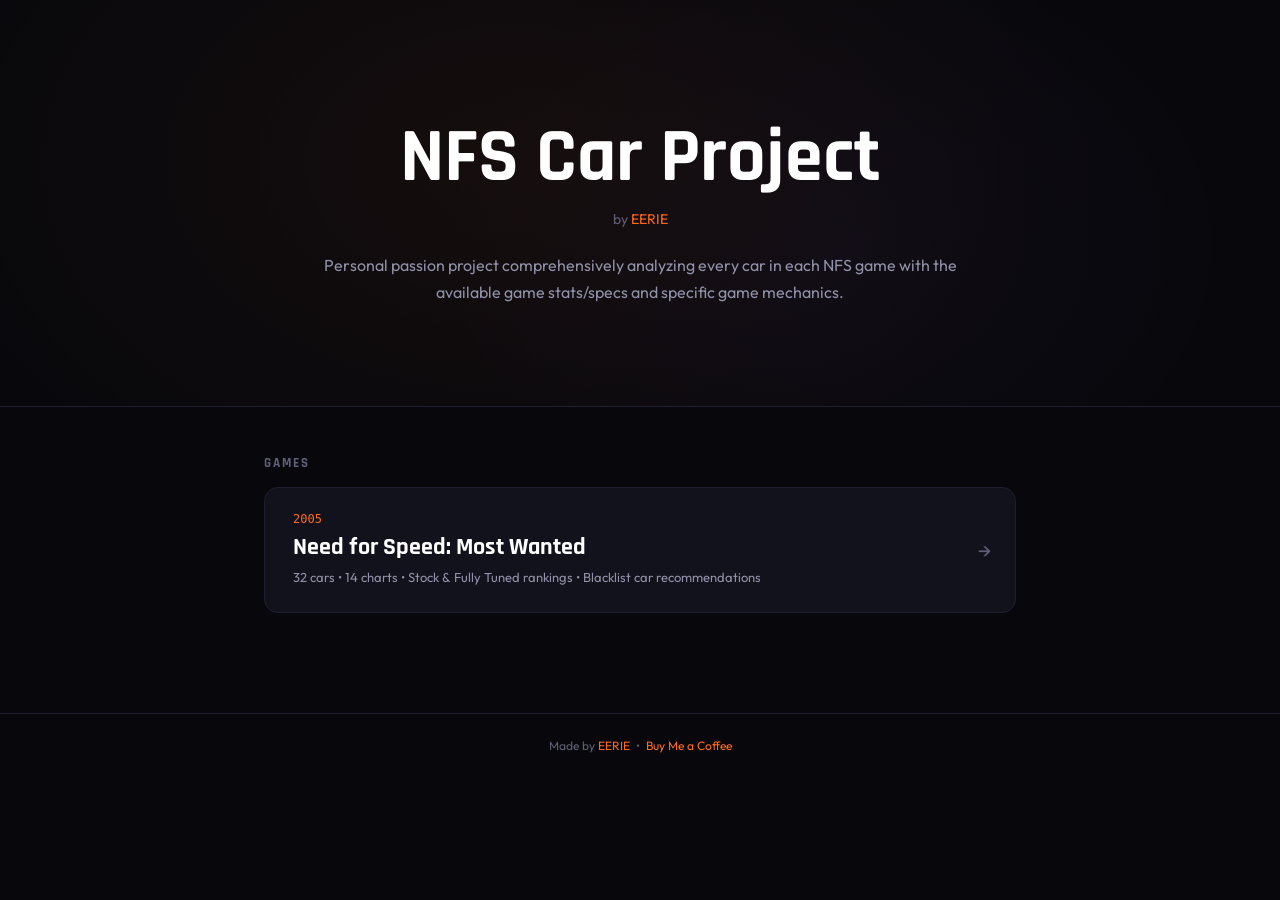
<file: index.html>
<!DOCTYPE html><html lang="en"><head><!-- Google tag (gtag.js) --><script async src="https://www.googletagmanager.com/gtag/js?id=G-Z4L47FNVG6"></script><script>function gtag(){dataLayer.push(arguments)}window.dataLayer=window.dataLayer||[],gtag("js",new Date),gtag("config","G-Z4L47FNVG6")</script><meta charset="UTF-8"><meta name="viewport" content="width=device-width,initial-scale=1"><title>NFS Car Project — Need for Speed Car Performance Rankings</title><meta name="description" content="Car performance rankings for Need for Speed games. Every car rated, sorted, and compared across Top Speed, Acceleration, and Handling — both stock and fully tuned."><meta name="robots" content="index, follow"><link rel="canonical" href="https://eeriegoesd.com/nfs-project/"><meta property="og:type" content="website"><meta property="og:title" content="NFS Car Project — Need for Speed Car Performance Rankings"><meta property="og:description" content="Car performance rankings for Need for Speed games. Every car rated, sorted, and compared across Top Speed, Acceleration, and Handling — both stock and fully tuned."><meta property="og:url" content="https://eeriegoesd.com/nfs-project/"><meta name="twitter:card" content="summary"><meta name="twitter:title" content="NFS Car Project"><meta name="twitter:description" content="Car performance rankings for Need for Speed games — stock and fully tuned."><link href="https://fonts.googleapis.com/css2?family=Rajdhani:wght@400;500;600;700&family=Outfit:wght@300;400;500;600;700;800;900&display=swap" rel="stylesheet"><style>*,::after,::before{box-sizing:border-box;margin:0;padding:0}:root{--bg-deep:#08080c;--bg-card:#12121c;--border-subtle:#1e1e30;--border-medium:#2a2a42;--text-primary:#eaeaf0;--text-secondary:#9090a8;--text-muted:#5e5e78;--accent-orange:#ff6a1a;--font-display:'Rajdhani',sans-serif;--font-body:'Outfit',sans-serif}body{background:var(--bg-deep);color:var(--text-primary);font-family:var(--font-body);min-height:100vh;-webkit-font-smoothing:antialiased}::-webkit-scrollbar{width:6px}::-webkit-scrollbar-track{background:#0d0d14}::-webkit-scrollbar-thumb{background:var(--border-medium);border-radius:3px}.hero{padding:120px 24px 100px;text-align:center;position:relative;overflow:hidden;border-bottom:1px solid var(--border-subtle)}.hero::before{content:'';position:absolute;inset:0;background:radial-gradient(ellipse 600px 400px at 40% 40%,rgba(255,106,26,.05),transparent),radial-gradient(ellipse 400px 300px at 65% 60%,rgba(139,92,246,.04),transparent);pointer-events:none}.hero h1{font-family:var(--font-display);font-size:clamp(44px,7vw,76px);font-weight:700;line-height:1;color:#fff;position:relative;margin-bottom:14px}.hero .by{font-size:14px;color:var(--text-muted);position:relative}.hero .by a{color:var(--accent-orange);text-decoration:none}.hero .by a:hover{text-decoration:underline}.hero .desc{font-size:16px;color:var(--text-secondary);max-width:700px;margin:24px auto 0;position:relative;line-height:1.7}.games{max-width:800px;margin:0 auto;padding:48px 24px 100px}.games h2{font-family:var(--font-display);font-size:13px;font-weight:700;letter-spacing:2px;text-transform:uppercase;color:var(--text-muted);margin-bottom:16px}.game-link{display:block;background:var(--bg-card);border:1px solid var(--border-subtle);border-radius:14px;padding:24px 28px;text-decoration:none;color:inherit;transition:all .2s;position:relative}.game-link:hover{border-color:var(--accent-orange);transform:translateY(-2px);box-shadow:0 8px 32px rgba(255,106,26,.08)}.game-link .year{font-family:'JetBrains Mono',monospace;font-size:12px;color:var(--accent-orange);margin-bottom:6px}.game-link h3{font-family:var(--font-display);font-size:24px;font-weight:700;color:#fff;margin-bottom:6px}.game-link p{font-size:13px;color:var(--text-secondary);line-height:1.5}.game-link .arrow{position:absolute;top:50%;right:24px;transform:translateY(-50%);color:var(--text-muted);font-size:20px;transition:color .2s}.game-link:hover .arrow{color:var(--accent-orange)}.footer{border-top:1px solid var(--border-subtle);padding:24px;text-align:center;font-size:12px;color:var(--text-muted)}.footer a{color:var(--accent-orange);text-decoration:none}</style></head><body><section class="hero"><h1>NFS Car Project</h1><p class="by">by <a href="https://eeriegoesd.com" target="_blank">EERIE</a></p><p class="desc">Personal passion project comprehensively analyzing every car in each NFS game with the available game stats/specs and specific game mechanics.</p></section><div class="games"><h2>Games</h2><a href="games/most-wanted-2005/" class="game-link"><div class="year">2005</div><h3>Need for Speed: Most Wanted</h3><p>32 cars &bull; 14 charts &bull; Stock &amp; Fully Tuned rankings &bull; Blacklist car recommendations</p><span class="arrow">&rarr;</span></a></div><footer class="footer">Made by <a href="https://eeriegoesd.com" target="_blank">EERIE</a> &nbsp;&bull;&nbsp; <a href="https://buymeacoffee.com/eeriegoesd" target="_blank">Buy Me a Coffee</a></footer></body></html>
</file>
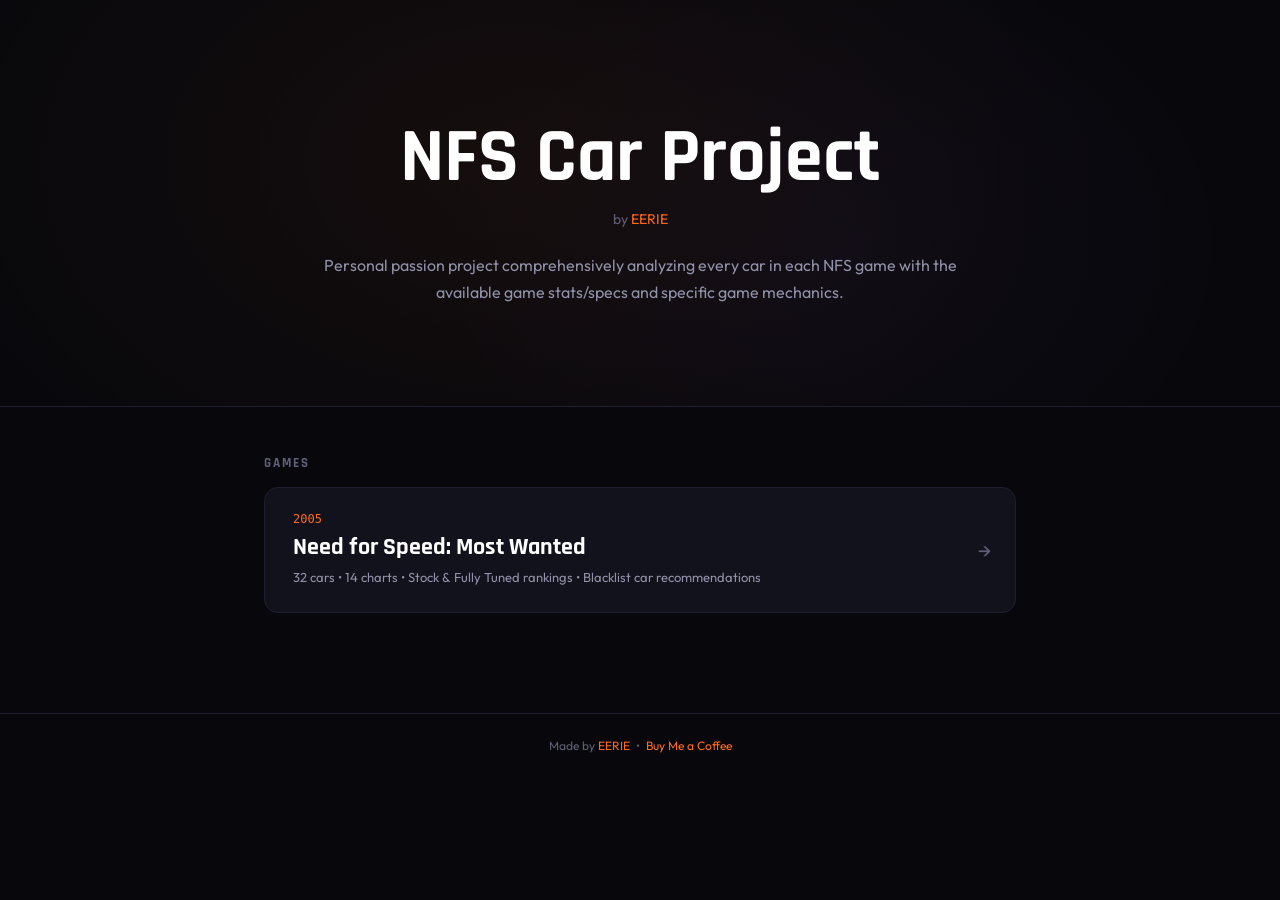
<file: src/index.html>
<!DOCTYPE html>
<html lang="en">
<head>
  <!-- Google tag (gtag.js) -->
<script async src="https://www.googletagmanager.com/gtag/js?id=G-Z4L47FNVG6"></script>
<script>
  window.dataLayer = window.dataLayer || [];
  function gtag(){dataLayer.push(arguments);}
  gtag('js', new Date());
  gtag('config', 'G-Z4L47FNVG6');
</script>
<meta charset="UTF-8">
<meta name="viewport" content="width=device-width, initial-scale=1.0">
<title>NFS Car Project — Need for Speed Car Performance Rankings</title>
<meta name="description" content="Car performance rankings for Need for Speed games. Every car rated, sorted, and compared across Top Speed, Acceleration, and Handling — both stock and fully tuned.">
<meta name="robots" content="index, follow">
<link rel="canonical" href="https://eeriegoesd.com/nfs-project/">
<meta property="og:type" content="website">
<meta property="og:title" content="NFS Car Project — Need for Speed Car Performance Rankings">
<meta property="og:description" content="Car performance rankings for Need for Speed games. Every car rated, sorted, and compared across Top Speed, Acceleration, and Handling — both stock and fully tuned.">
<meta property="og:url" content="https://eeriegoesd.com/nfs-project/">
<meta name="twitter:card" content="summary">
<meta name="twitter:title" content="NFS Car Project">
<meta name="twitter:description" content="Car performance rankings for Need for Speed games — stock and fully tuned."><link href="https://fonts.googleapis.com/css2?family=Rajdhani:wght@400;500;600;700&family=Outfit:wght@300;400;500;600;700;800;900&display=swap" rel="stylesheet">
<style>
*,*::before,*::after{box-sizing:border-box;margin:0;padding:0}
:root{--bg-deep:#08080c;--bg-card:#12121c;--border-subtle:#1e1e30;--border-medium:#2a2a42;--text-primary:#eaeaf0;--text-secondary:#9090a8;--text-muted:#5e5e78;--accent-orange:#ff6a1a;--font-display:'Rajdhani',sans-serif;--font-body:'Outfit',sans-serif}
body{background:var(--bg-deep);color:var(--text-primary);font-family:var(--font-body);min-height:100vh;-webkit-font-smoothing:antialiased}
::-webkit-scrollbar{width:6px}::-webkit-scrollbar-track{background:#0d0d14}::-webkit-scrollbar-thumb{background:var(--border-medium);border-radius:3px}

.hero{padding:120px 24px 100px;text-align:center;position:relative;overflow:hidden;border-bottom:1px solid var(--border-subtle)}
.hero::before{content:'';position:absolute;inset:0;background:radial-gradient(ellipse 600px 400px at 40% 40%,rgba(255,106,26,0.05),transparent),radial-gradient(ellipse 400px 300px at 65% 60%,rgba(139,92,246,0.04),transparent);pointer-events:none}
.hero h1{font-family:var(--font-display);font-size:clamp(44px,7vw,76px);font-weight:700;line-height:1;color:#fff;position:relative;margin-bottom:14px}
.hero .by{font-size:14px;color:var(--text-muted);position:relative}
.hero .by a{color:var(--accent-orange);text-decoration:none}
.hero .by a:hover{text-decoration:underline}
.hero .desc{font-size:16px;color:var(--text-secondary);max-width:700px;margin:24px auto 0;position:relative;line-height:1.7}

.games{max-width:800px;margin:0 auto;padding:48px 24px 100px}
.games h2{font-family:var(--font-display);font-size:13px;font-weight:700;letter-spacing:2px;text-transform:uppercase;color:var(--text-muted);margin-bottom:16px}
.game-link{display:block;background:var(--bg-card);border:1px solid var(--border-subtle);border-radius:14px;padding:24px 28px;text-decoration:none;color:inherit;transition:all 0.2s;position:relative}
.game-link:hover{border-color:var(--accent-orange);transform:translateY(-2px);box-shadow:0 8px 32px rgba(255,106,26,0.08)}
.game-link .year{font-family:'JetBrains Mono',monospace;font-size:12px;color:var(--accent-orange);margin-bottom:6px}
.game-link h3{font-family:var(--font-display);font-size:24px;font-weight:700;color:#fff;margin-bottom:6px}
.game-link p{font-size:13px;color:var(--text-secondary);line-height:1.5}
.game-link .arrow{position:absolute;top:50%;right:24px;transform:translateY(-50%);color:var(--text-muted);font-size:20px;transition:color 0.2s}
.game-link:hover .arrow{color:var(--accent-orange)}

.footer{border-top:1px solid var(--border-subtle);padding:24px;text-align:center;font-size:12px;color:var(--text-muted)}
.footer a{color:var(--accent-orange);text-decoration:none}
</style>
</head>
<body>

<section class="hero">
  <h1>NFS Car Project</h1>
  <p class="by">by <a href="https://eeriegoesd.com" target="_blank">EERIE</a></p>
  <p class="desc">Personal passion project comprehensively analyzing every car in each NFS game with the available game stats/specs and specific game mechanics.</p>
</section>

<div class="games">
  <h2>Games</h2>
  <a href="games/most-wanted-2005/" class="game-link">
    <div class="year">2005</div>
    <h3>Need for Speed: Most Wanted</h3>
    <p>32 cars &bull; 14 charts &bull; Stock &amp; Fully Tuned rankings &bull; Blacklist car recommendations</p>
    <span class="arrow">&rarr;</span>
  </a>
</div>

<footer class="footer">
  Made by <a href="https://eeriegoesd.com" target="_blank">EERIE</a> &nbsp;&bull;&nbsp; <a href="https://buymeacoffee.com/eeriegoesd" target="_blank">Buy Me a Coffee</a>
</footer>

</body>
</html>
</file>
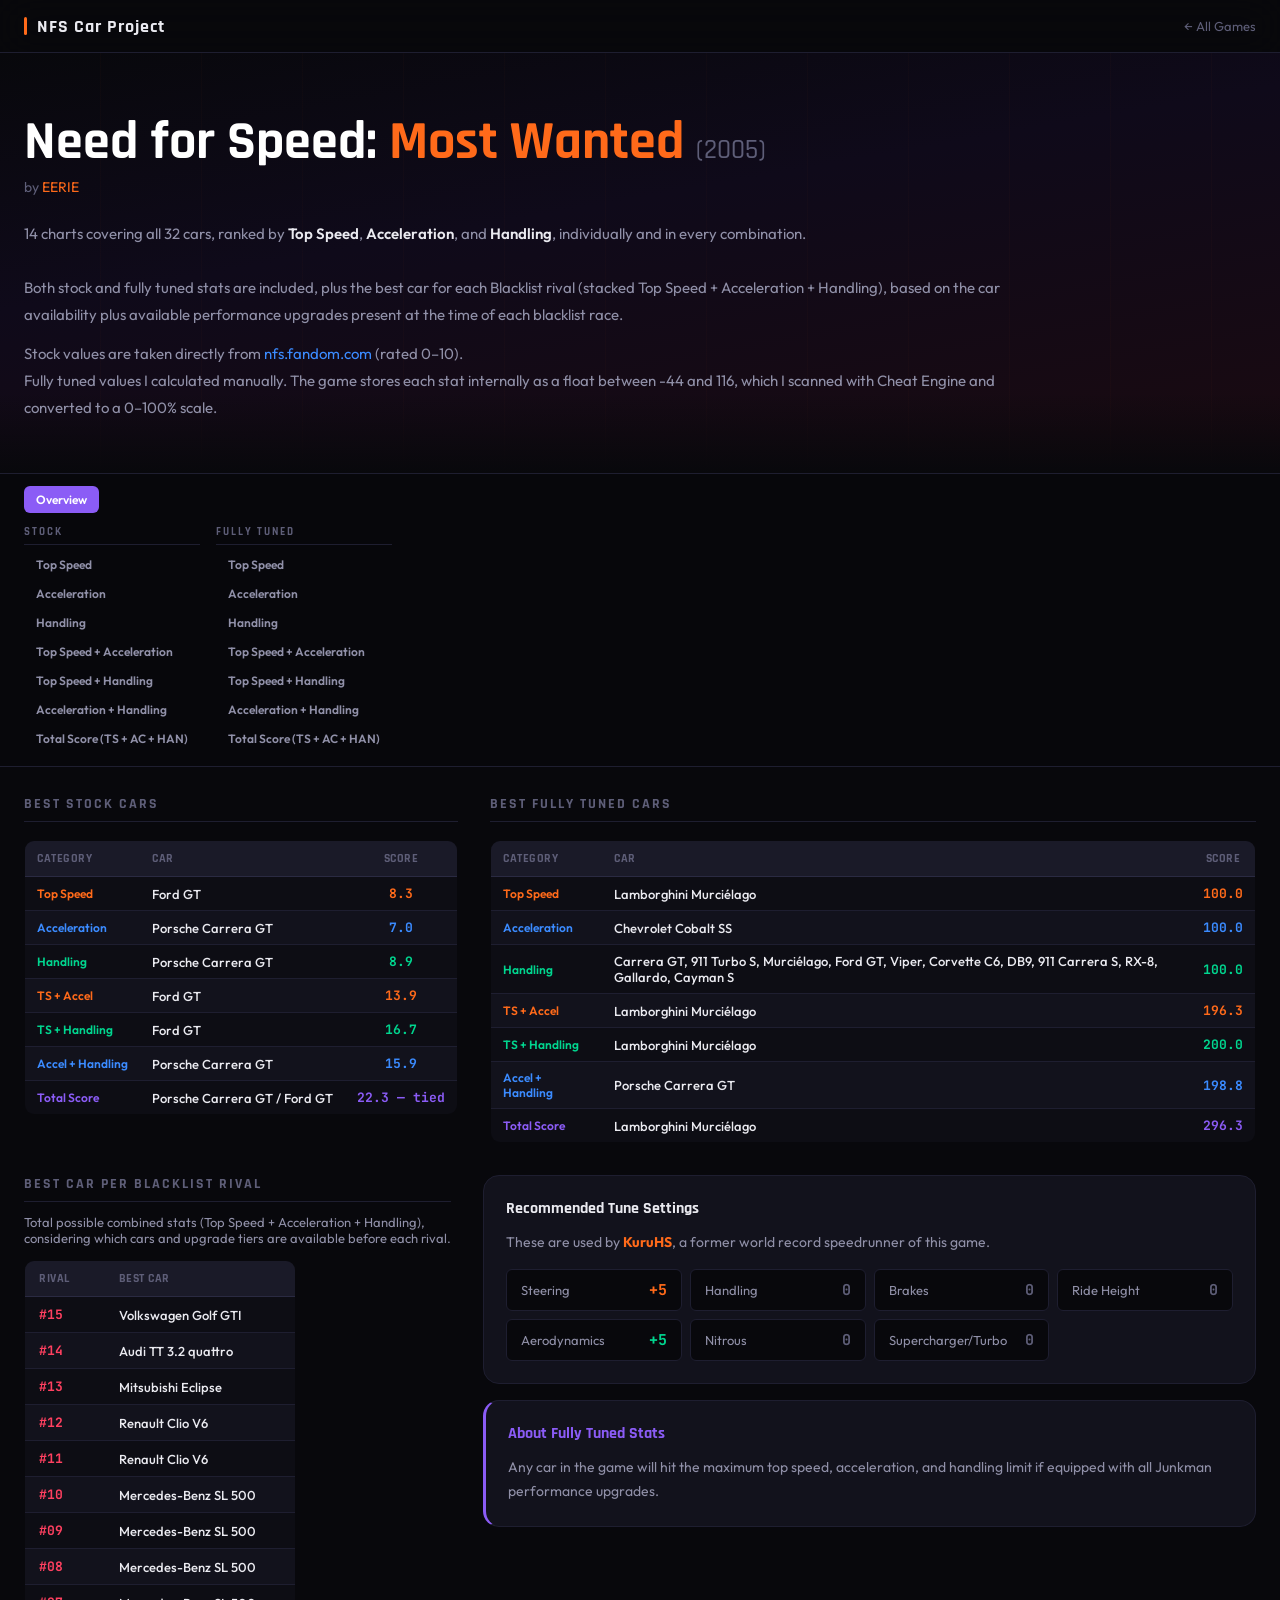
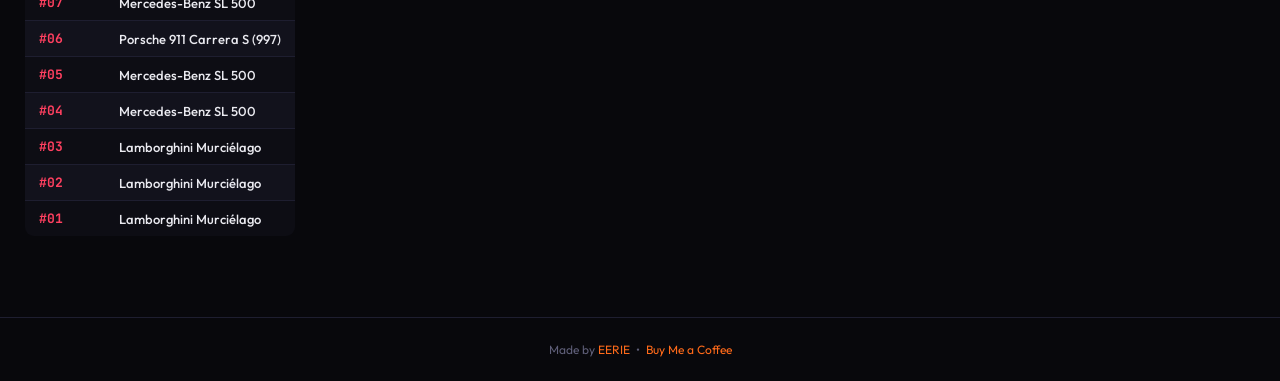
<file: games/most-wanted-2005/index.html>
<!DOCTYPE html><html lang="en"><head><!-- Google tag (gtag.js) --><script async src="https://www.googletagmanager.com/gtag/js?id=G-Z4L47FNVG6"></script><script>function gtag(){dataLayer.push(arguments)}window.dataLayer=window.dataLayer||[],gtag("js",new Date),gtag("config","G-Z4L47FNVG6")</script><meta charset="UTF-8"><meta name="viewport" content="width=device-width,initial-scale=1"><title>NFS Most Wanted (2005) — Car Performance Guide | NFS Car Project</title><meta name="description" content="All 32 cars in Need for Speed Most Wanted (2005) ranked by Top Speed, Acceleration, and Handling. Stock and fully tuned stats, best cars per Blacklist rival, and 14 charts."><meta name="robots" content="index, follow"><link rel="canonical" href="https://eeriegoesd.com/nfs-project/games/most-wanted-2005/"><meta property="og:type" content="article"><meta property="og:title" content="NFS Most Wanted (2005) — Car Performance Guide"><meta property="og:description" content="All 32 cars ranked by Top Speed, Acceleration, and Handling — stock and fully tuned. 14 charts plus best car per Blacklist rival."><meta property="og:url" content="https://eeriegoesd.com/nfs-project/games/most-wanted-2005/"><meta name="twitter:card" content="summary"><meta name="twitter:title" content="NFS Most Wanted (2005) — Car Performance Guide"><meta name="twitter:description" content="All 32 cars ranked across 14 charts — stock and fully tuned."><script type="application/ld+json">{
  "@context": "https://schema.org",
  "@type": "Article",
  "headline": "NFS Most Wanted (2005) — Car Performance Guide",
  "description": "All 32 cars in Need for Speed Most Wanted (2005) ranked by Top Speed, Acceleration, and Handling, both stock and fully tuned.",
  "author": {"@type": "Person", "name": "EERIE", "url": "https://eeriegoesd.com"},
  "about": {"@type": "VideoGame", "name": "Need for Speed: Most Wanted", "datePublished": "2005"}
}</script><link href="https://fonts.googleapis.com/css2?family=Rajdhani:wght@400;500;600;700&family=Outfit:wght@300;400;500;600;700;800;900&family=JetBrains+Mono:wght@400;700&display=swap" rel="stylesheet"><style>*,::after,::before{box-sizing:border-box;margin:0;padding:0}:root{--bg-deep:#08080c;--bg-primary:#0d0d14;--bg-card:#12121c;--bg-elevated:#1a1a28;--bg-hover:#222236;--border-subtle:#1e1e30;--border-medium:#2a2a42;--border-bright:#3a3a58;--text-primary:#eaeaf0;--text-secondary:#9090a8;--text-muted:#5e5e78;--accent-orange:#ff6a1a;--accent-orange-dim:#ff6a1a33;--accent-blue:#3b8bff;--accent-blue-dim:#3b8bff33;--accent-green:#00d68f;--accent-green-dim:#00d68f33;--accent-purple:#8b5cf6;--accent-purple-dim:#8b5cf633;--accent-red:#ff4060;--accent-gold:#ffc040;--accent-cyan:#00d4ff;--font-display:'Rajdhani',sans-serif;--font-body:'Outfit',sans-serif;--font-mono:'JetBrains Mono',monospace;--radius-sm:6px;--radius-md:10px;--radius-lg:16px}html{scroll-behavior:smooth}body{background:var(--bg-deep);color:var(--text-primary);font-family:var(--font-body);min-height:100vh;-webkit-font-smoothing:antialiased}::-webkit-scrollbar{width:6px;height:6px}::-webkit-scrollbar-track{background:var(--bg-primary)}::-webkit-scrollbar-thumb{background:var(--border-bright);border-radius:3px}::-webkit-scrollbar-thumb:hover{background:var(--accent-purple)}.site-header{position:sticky;top:0;z-index:100;background:rgba(8,8,12,.88);backdrop-filter:blur(20px);border-bottom:1px solid var(--border-subtle);padding:0 24px}.site-header .inner{max-width:1400px;margin:0 auto;display:flex;align-items:center;justify-content:space-between;height:52px}.site-logo{font-family:var(--font-display);font-weight:700;font-size:18px;color:var(--text-primary);text-decoration:none;display:flex;align-items:center;gap:10px;letter-spacing:1px}.site-logo .bar{width:3px;height:18px;background:var(--accent-orange);border-radius:2px}.site-logo .acc{color:var(--accent-orange)}.back-link{font-size:13px;color:var(--text-muted);text-decoration:none;transition:color .15s}.back-link:hover{color:var(--accent-orange)}.hero{position:relative;overflow:hidden;padding:60px 24px 52px;background:linear-gradient(170deg,var(--bg-deep) 0,#0f0a1a 40%,#1a0a10 100%);border-bottom:1px solid var(--border-subtle)}.hero::before{content:'';position:absolute;inset:0;background:repeating-linear-gradient(90deg,transparent,transparent 100px,rgba(255,106,26,.02) 100px,rgba(255,106,26,.02) 101px);pointer-events:none}.hero::after{content:'';position:absolute;bottom:0;left:0;right:0;height:80px;background:linear-gradient(to top,var(--bg-deep),transparent);pointer-events:none}.hero .inner{max-width:1400px;margin:0 auto;position:relative;z-index:1}.hero h1{font-family:var(--font-display);font-size:clamp(32px,5vw,54px);font-weight:700;line-height:1.1;color:#fff;margin-bottom:6px}.hero h1 .hl{color:var(--accent-orange)}.hero .by{font-size:14px;color:var(--text-muted);margin-bottom:24px}.hero .by a{color:var(--accent-orange);text-decoration:none}.hero .by a:hover{text-decoration:underline}.hero-desc{font-size:15px;color:var(--text-secondary);line-height:1.8;max-width:1000px}.hero-desc a{color:var(--accent-blue);text-decoration:none}.hero-desc a:hover{text-decoration:underline}.hero-desc strong{color:var(--text-primary);font-weight:600}.chart-nav{z-index:90;background:rgba(8,8,12,.94);backdrop-filter:blur(16px);border-bottom:1px solid var(--border-subtle);padding:12px 24px 14px}.chart-nav .inner{max-width:1400px;margin:0 auto}.nav-overview-row{margin-bottom:12px}.nav-columns{display:grid;grid-template-columns:auto auto;gap:16px;justify-content:start}.nav-col-head{font-family:var(--font-display);font-size:11px;font-weight:700;letter-spacing:2px;text-transform:uppercase;color:var(--text-muted);margin-bottom:6px;padding-bottom:5px;border-bottom:1px solid var(--border-subtle)}.nav-col-buttons{display:flex;flex-direction:column;gap:2px;align-items:flex-start}.nav-btn{background:0 0;border:none;cursor:pointer;font-family:var(--font-body);font-size:12px;font-weight:600;color:var(--text-secondary);padding:6px 12px;border-radius:var(--radius-sm);white-space:nowrap;transition:all .15s;text-align:left;width:auto}.nav-btn:hover{color:var(--text-primary);background:var(--bg-hover)}.nav-btn.active{color:#fff}.nav-btn.active[data-c="o"]{background:var(--accent-orange)}.nav-btn.active[data-c="b"]{background:var(--accent-blue)}.nav-btn.active[data-c="g"]{background:var(--accent-green)}.nav-btn.active[data-c="p"]{background:var(--accent-purple)}@media(max-width:640px){.nav-columns{grid-template-columns:1fr;gap:12px}}.content-wrap{max-width:1400px;margin:0 auto;padding:28px 24px 80px}.panel{display:none}.panel.active{display:block;animation:fadeUp .2s ease}@keyframes fadeUp{from{opacity:0;transform:translateY(6px)}to{opacity:1;transform:translateY(0)}}.chart-layout{display:grid;grid-template-columns:1fr 1fr;gap:24px;align-items:start}.chart-layout .bar-chart{margin-bottom:0}.chart-layout .st{margin-top:0;font-size:12px}.chart-layout .st th{padding:8px 8px;font-size:11px}.chart-layout .st td{padding:6px 8px;font-size:12px}.chart-layout>div:last-child{overflow-x:auto}@media(max-width:900px){.chart-layout{grid-template-columns:1fr}}.sec-title{font-family:var(--font-display);font-size:20px;font-weight:700;margin-bottom:22px;display:flex;align-items:center;gap:10px}.sec-tag{font-size:10px;font-weight:700;letter-spacing:1.5px;text-transform:uppercase;padding:3px 10px;border-radius:20px}.bar-chart{margin-bottom:24px}.bar-row{display:flex;align-items:center;gap:8px;margin-bottom:4px;min-height:27px}.bar-rk{width:28px;min-width:28px;text-align:center;font-family:var(--font-mono);font-size:11px;font-weight:700;color:var(--text-muted)}.bar-rk.top{color:var(--accent-gold);font-size:14px}.bar-lbl{width:220px;min-width:220px;font-size:12px;font-weight:500;color:var(--text-secondary);text-align:right;white-space:nowrap;overflow:hidden;text-overflow:ellipsis}.bar-track{flex:1;background:var(--bg-card);border-radius:4px;height:22px;overflow:hidden;border:1px solid var(--border-subtle)}.bar-fill{height:100%;border-radius:0 4px 4px 0;display:flex;align-items:center;justify-content:flex-end;padding-right:8px}.bar-fill span{font-family:var(--font-mono);font-size:10px;font-weight:700;color:rgba(255,255,255,.95);white-space:nowrap}.stacked-fill{height:100%;display:flex;overflow:hidden;border-radius:0 4px 4px 0}.stacked-seg{height:100%}.bar-tot{font-family:var(--font-mono);font-size:11px;font-weight:700;color:var(--accent-purple);min-width:38px}.legend{display:flex;gap:18px;flex-wrap:wrap;margin-bottom:14px}.legend-i{display:flex;align-items:center;gap:6px;font-size:12px;color:var(--text-secondary)}.legend-d{width:12px;height:12px;border-radius:3px}.st{width:auto;border-collapse:collapse;font-size:13px;margin-top:18px;margin-bottom:32px;border:1px solid var(--border-subtle);border-radius:var(--radius-md);overflow:hidden}.st thead tr{background:var(--bg-elevated)}.st th{padding:10px 12px;font-family:var(--font-display);font-size:12px;font-weight:700;letter-spacing:.5px;text-transform:uppercase;color:var(--text-muted);text-align:center;border-bottom:1px solid var(--border-medium)}.st th:nth-child(2){text-align:left}.st tbody tr{border-bottom:1px solid var(--border-subtle);transition:background .1s}.st tbody tr:nth-child(even){background:var(--bg-card)}.st tbody tr:nth-child(odd){background:var(--bg-primary)}.st tbody tr:hover{background:var(--bg-hover)}.st td{padding:8px 12px;text-align:center;font-family:var(--font-mono);font-weight:700;font-size:13px}.st td:nth-child(2){color:var(--text-primary);text-align:left;font-family:var(--font-body);font-weight:500}.rk-g{color:var(--accent-gold)}.rk-o{color:var(--text-muted)}.card{background:var(--bg-card);border:1px solid var(--border-subtle);border-radius:var(--radius-lg);padding:22px;margin-bottom:18px}.card h2{font-family:var(--font-display);font-size:16px;font-weight:700;margin-bottom:12px}.card p{color:var(--text-secondary);font-size:14px;line-height:1.7}.card p+p{margin-top:8px}.card a{color:var(--accent-blue);text-decoration:none}.card a:hover{text-decoration:underline}.best-grid{display:grid;grid-template-columns:repeat(auto-fill,minmax(250px,1fr));gap:10px;margin-bottom:24px}.best-card{background:var(--bg-card);border:1px solid var(--border-subtle);border-radius:var(--radius-md);padding:14px 18px}.best-lbl{font-family:var(--font-display);font-size:10px;font-weight:700;letter-spacing:1.5px;text-transform:uppercase;color:var(--text-muted);margin-bottom:4px}.best-car{font-family:var(--font-display);font-size:16px;font-weight:700;color:var(--text-primary);margin-bottom:2px}.best-stat{font-family:var(--font-mono);font-size:12px}.tune-grid{display:grid;grid-template-columns:repeat(auto-fill,minmax(175px,1fr));gap:8px}.tune-item{background:var(--bg-deep);border:1px solid var(--border-subtle);border-radius:var(--radius-sm);padding:10px 14px;display:flex;justify-content:space-between;align-items:center}.tune-label{color:var(--text-secondary);font-size:13px}.tune-val{font-family:var(--font-mono);font-weight:700;font-size:15px}.bl-table{width:auto;border-collapse:collapse;font-size:13px;border:1px solid var(--border-subtle);border-radius:var(--radius-md);overflow:hidden}.bl-table thead tr{background:var(--bg-elevated)}.bl-table th{padding:10px 14px;font-family:var(--font-display);font-size:12px;font-weight:700;letter-spacing:.5px;text-transform:uppercase;color:var(--text-muted);text-align:left;border-bottom:1px solid var(--border-medium)}.bl-table tbody tr{border-bottom:1px solid var(--border-subtle);transition:background .1s}.bl-table tbody tr:nth-child(even){background:var(--bg-card)}.bl-table tbody tr:nth-child(odd){background:var(--bg-primary)}.bl-table tbody tr:hover{background:var(--bg-hover)}.bl-table td{padding:9px 14px;font-size:13px}.bl-table td:first-child{font-family:var(--font-mono);font-weight:700;color:var(--accent-red);width:80px}.bl-table td:nth-child(2){color:var(--text-primary);font-weight:500}.site-footer{border-top:1px solid var(--border-subtle);padding:24px;text-align:center;font-size:12px;color:var(--text-muted)}.site-footer a{color:var(--accent-orange);text-decoration:none}@media(max-width:640px){.bar-lbl{width:80px;min-width:80px;font-size:11px}.bar-rk{width:22px;min-width:22px}.best-grid{grid-template-columns:1fr}.tune-grid{grid-template-columns:1fr 1fr}}</style></head><body><!-- HEADER --><header class="site-header"><div class="inner"><a href="../../index.html" class="site-logo"><span class="bar"></span>NFS Car Project</a> <a href="../../index.html" class="back-link">&larr; All Games</a></div></header><!-- HERO --><section class="hero"><div class="inner"><h1>Need for Speed: <span class="hl">Most Wanted</span> <span style="font-size:.5em;color:var(--text-muted);font-weight:500">(2005)</span></h1><p class="by">by <a href="https://eeriegoesd.com" target="_blank">EERIE</a></p><p class="hero-desc">14 charts covering all 32 cars, ranked by <strong>Top Speed</strong>, <strong>Acceleration</strong>, and <strong>Handling</strong>, individually and in every combination.<br><br>Both stock and fully tuned stats are included, plus the best car for each Blacklist rival (stacked Top Speed + Acceleration + Handling), based on the car availability plus available performance upgrades present at the time of each blacklist race.</p><p class="hero-desc" style="margin-top:12px">Stock values are taken directly from <a href="https://nfs.fandom.com/wiki/Need_for_Speed:_Most_Wanted_(2005)/Cars" target="_blank">nfs.fandom.com</a> (rated 0–10).<br>Fully tuned values I calculated manually. The game stores each stat internally as a float between -44 and 116, which I scanned with Cheat Engine and converted to a 0–100% scale.</p></div></section><!-- CHART NAV --><nav class="chart-nav"><div class="inner"><div class="nav-overview-row"><button class="nav-btn active" data-tab="overview" data-c="p" style="width:auto;display:inline-block">Overview</button></div><div class="nav-columns"><div><div class="nav-col-head">Stock</div><div class="nav-col-buttons"><button class="nav-btn" data-tab="s-ts" data-c="o">Top Speed</button> <button class="nav-btn" data-tab="s-acc" data-c="b">Acceleration</button> <button class="nav-btn" data-tab="s-han" data-c="g">Handling</button> <button class="nav-btn" data-tab="s-ts-acc" data-c="o">Top Speed + Acceleration</button> <button class="nav-btn" data-tab="s-ts-han" data-c="g">Top Speed + Handling</button> <button class="nav-btn" data-tab="s-acc-han" data-c="b">Acceleration + Handling</button> <button class="nav-btn" data-tab="s-total" data-c="p">Total Score (TS + AC + HAN)</button></div></div><div><div class="nav-col-head">Fully Tuned</div><div class="nav-col-buttons"><button class="nav-btn" data-tab="t-ts" data-c="o">Top Speed</button> <button class="nav-btn" data-tab="t-acc" data-c="b">Acceleration</button> <button class="nav-btn" data-tab="t-han" data-c="g">Handling</button> <button class="nav-btn" data-tab="t-ts-acc" data-c="o">Top Speed + Acceleration</button> <button class="nav-btn" data-tab="t-ts-han" data-c="g">Top Speed + Handling</button> <button class="nav-btn" data-tab="t-acc-han" data-c="b">Acceleration + Handling</button> <button class="nav-btn" data-tab="t-total" data-c="p">Total Score (TS + AC + HAN)</button></div></div></div></div></nav><!-- CONTENT --><div class="content-wrap"><!-- ═══ OVERVIEW ═══ --><div class="panel active" id="p-overview"><div style="display:grid;grid-template-columns:auto auto;gap:32px;align-items:start;margin-bottom:0"><div><h2 style="font-family:var(--font-display);font-size:14px;font-weight:700;letter-spacing:2px;text-transform:uppercase;color:var(--text-muted);margin-bottom:12px;padding-bottom:8px;border-bottom:1px solid var(--border-subtle)">Best Stock Cars</h2><div id="best-stock"></div></div><div><h2 style="font-family:var(--font-display);font-size:14px;font-weight:700;letter-spacing:2px;text-transform:uppercase;color:var(--text-muted);margin-bottom:12px;padding-bottom:8px;border-bottom:1px solid var(--border-subtle)">Best Fully Tuned Cars</h2><div id="best-tuned"></div></div></div><div style="display:grid;grid-template-columns:auto 1fr;gap:32px;align-items:start"><div><h2 style="font-family:var(--font-display);font-size:14px;font-weight:700;letter-spacing:2px;text-transform:uppercase;color:var(--text-muted);margin-bottom:12px;padding-bottom:8px;border-bottom:1px solid var(--border-subtle)">Best Car per Blacklist Rival</h2><p style="color:var(--text-secondary);font-size:13px;margin-bottom:14px">Total possible combined stats (Top Speed + Acceleration + Handling),<br>considering which cars and upgrade tiers are available before each rival.</p><table class="bl-table"><thead><tr><th>Rival</th><th>Best Car</th></tr></thead><tbody><tr><td>#15</td><td>Volkswagen Golf GTI</td></tr><tr><td>#14</td><td>Audi TT 3.2 quattro</td></tr><tr><td>#13</td><td>Mitsubishi Eclipse</td></tr><tr><td>#12</td><td>Renault Clio V6</td></tr><tr><td>#11</td><td>Renault Clio V6</td></tr><tr><td>#10</td><td>Mercedes-Benz SL 500</td></tr><tr><td>#09</td><td>Mercedes-Benz SL 500</td></tr><tr><td>#08</td><td>Mercedes-Benz SL 500</td></tr><tr><td>#07</td><td>Mercedes-Benz SL 500</td></tr><tr><td>#06</td><td>Porsche 911 Carrera S (997)</td></tr><tr><td>#05</td><td>Mercedes-Benz SL 500</td></tr><tr><td>#04</td><td>Mercedes-Benz SL 500</td></tr><tr><td>#03</td><td>Lamborghini Murciélago</td></tr><tr><td>#02</td><td>Lamborghini Murciélago</td></tr><tr><td>#01</td><td>Lamborghini Murciélago</td></tr></tbody></table></div><div><div class="card" style="margin-bottom:16px"><h2>Recommended Tune Settings</h2><p style="margin-bottom:14px">These are used by <strong style="color:var(--accent-orange)">KuruHS</strong>, a former world record speedrunner of this game.</p><div class="tune-grid"><div class="tune-item"><span class="tune-label">Steering</span><span class="tune-val" style="color:var(--accent-orange)">+5</span></div><div class="tune-item"><span class="tune-label">Handling</span><span class="tune-val" style="color:var(--text-muted)">0</span></div><div class="tune-item"><span class="tune-label">Brakes</span><span class="tune-val" style="color:var(--text-muted)">0</span></div><div class="tune-item"><span class="tune-label">Ride Height</span><span class="tune-val" style="color:var(--text-muted)">0</span></div><div class="tune-item"><span class="tune-label">Aerodynamics</span><span class="tune-val" style="color:var(--accent-green)">+5</span></div><div class="tune-item"><span class="tune-label">Nitrous</span><span class="tune-val" style="color:var(--text-muted)">0</span></div><div class="tune-item"><span class="tune-label">Supercharger/Turbo</span><span class="tune-val" style="color:var(--text-muted)">0</span></div></div></div><div class="card" style="border-left:3px solid var(--accent-purple)"><h2 style="color:var(--accent-purple)">About Fully Tuned Stats</h2><p>Any car in the game will hit the maximum top speed, acceleration, and handling limit if equipped with all Junkman performance upgrades.</p></div></div></div></div><!-- ═══ STOCK PANELS ═══ --><div class="panel" id="p-s-ts"><h2 class="sec-title" style="color:var(--accent-orange)"><span class="sec-tag" style="background:var(--accent-orange-dim);color:var(--accent-orange)">Stock</span> Top Speed</h2><div id="c-s-ts"></div></div><div class="panel" id="p-s-acc"><h2 class="sec-title" style="color:var(--accent-blue)"><span class="sec-tag" style="background:var(--accent-blue-dim);color:var(--accent-blue)">Stock</span> Acceleration</h2><div id="c-s-acc"></div></div><div class="panel" id="p-s-han"><h2 class="sec-title" style="color:var(--accent-green)"><span class="sec-tag" style="background:var(--accent-green-dim);color:var(--accent-green)">Stock</span> Handling</h2><div id="c-s-han"></div></div><div class="panel" id="p-s-ts-acc"><h2 class="sec-title" style="color:var(--accent-orange)"><span class="sec-tag" style="background:var(--accent-orange-dim);color:var(--accent-orange)">Stock</span> Top Speed + Acceleration</h2><div id="c-s-ts-acc"></div></div><div class="panel" id="p-s-ts-han"><h2 class="sec-title" style="color:var(--accent-green)"><span class="sec-tag" style="background:var(--accent-green-dim);color:var(--accent-green)">Stock</span> Top Speed + Handling</h2><div id="c-s-ts-han"></div></div><div class="panel" id="p-s-acc-han"><h2 class="sec-title" style="color:var(--accent-blue)"><span class="sec-tag" style="background:var(--accent-blue-dim);color:var(--accent-blue)">Stock</span> Acceleration + Handling</h2><div id="c-s-acc-han"></div></div><div class="panel" id="p-s-total"><h2 class="sec-title" style="color:var(--accent-purple)"><span class="sec-tag" style="background:var(--accent-purple-dim);color:var(--accent-purple)">Stock</span> Total Score (Top Speed + Acceleration + Handling)</h2><div id="c-s-total"></div></div><!-- ═══ TUNED PANELS ═══ --><div class="panel" id="p-t-ts"><h2 class="sec-title" style="color:var(--accent-orange)"><span class="sec-tag" style="background:var(--accent-orange-dim);color:var(--accent-orange)">Fully Tuned</span> Top Speed</h2><div id="c-t-ts"></div></div><div class="panel" id="p-t-acc"><h2 class="sec-title" style="color:var(--accent-blue)"><span class="sec-tag" style="background:var(--accent-blue-dim);color:var(--accent-blue)">Fully Tuned</span> Acceleration</h2><div id="c-t-acc"></div></div><div class="panel" id="p-t-han"><h2 class="sec-title" style="color:var(--accent-green)"><span class="sec-tag" style="background:var(--accent-green-dim);color:var(--accent-green)">Fully Tuned</span> Handling</h2><div id="c-t-han"></div></div><div class="panel" id="p-t-ts-acc"><h2 class="sec-title" style="color:var(--accent-orange)"><span class="sec-tag" style="background:var(--accent-orange-dim);color:var(--accent-orange)">Fully Tuned</span> Top Speed + Acceleration</h2><div id="c-t-ts-acc"></div></div><div class="panel" id="p-t-ts-han"><h2 class="sec-title" style="color:var(--accent-green)"><span class="sec-tag" style="background:var(--accent-green-dim);color:var(--accent-green)">Fully Tuned</span> Top Speed + Handling</h2><div id="c-t-ts-han"></div></div><div class="panel" id="p-t-acc-han"><h2 class="sec-title" style="color:var(--accent-blue)"><span class="sec-tag" style="background:var(--accent-blue-dim);color:var(--accent-blue)">Fully Tuned</span> Acceleration + Handling</h2><div id="c-t-acc-han"></div></div><div class="panel" id="p-t-total"><h2 class="sec-title" style="color:var(--accent-purple)"><span class="sec-tag" style="background:var(--accent-purple-dim);color:var(--accent-purple)">Fully Tuned</span> Total Score (Top Speed + Acceleration + Handling)</h2><div id="c-t-total"></div></div></div><footer class="site-footer">Made by <a href="https://eeriegoesd.com" target="_blank">EERIE</a> &nbsp;&bull;&nbsp; <a href="https://buymeacoffee.com/eeriegoesd" target="_blank">Buy Me a Coffee</a></footer><!-- ═══════════ SCRIPT ═══════════ --><script>(function(){function b(a){return a.toFixed(1)}function T(a){return a<3?r[a]:"#"+(a+1)}function f(a){return a<3?"rk-g":"rk-o"}function a(a,t,c,n,e,s){for(var r=t.slice().sort(function(a,t){return t[c]-a[c]}),o='<div class="chart-layout"><div><div class="bar-chart">',l=0;l<r.length;l++){var i=r[l],h=(i[c]/s*100).toFixed(1);o+='<div class="bar-row"><div class="bar-rk'+(l<3?" top":"")+'">'+T(l)+'</div><div class="bar-lbl">'+i.name+'</div><div class="bar-track"><div class="bar-fill" style="width:'+h+"%;background:"+n+'"><span>'+b(i[c])+"</span></div></div></div>"}o+='</div></div><div><table class="st"><thead><tr><th>Rank</th><th>Car</th><th style="color:'+n+'">'+e+"</th></tr></thead><tbody>";for(l=0;l<r.length;l++){i=r[l];o+='<tr><td class="'+f(l)+'">'+T(l)+"</td><td>"+i.name+'</td><td style="color:'+n+'">'+b(i[c])+"</td></tr>"}o+="</tbody></table></div></div>",document.getElementById(a).innerHTML=o}function t(a,t,c,n,e,s){for(var r=t.map(function(a){var t={};for(var c in a)t[c]=a[c];return t.ts_acc=(a.ts||0)+(a.acc||0),t.ts_han=(a.ts||0)+(a.han||0),t.acc_han=(a.acc||0)+(a.han||0),t.total=(a.ts||0)+(a.acc||0)+(a.han||0),t}),o=r.slice().sort(function(a,t){return t[s]-a[s]}),l=o[0][s],i='<div class="chart-layout"><div><div class="legend">',h=0;h<c.length;h++)i+='<div class="legend-i"><div class="legend-d" style="background:'+n[h]+'"></div>'+e[h]+"</div>";i+='</div><div class="bar-chart">';for(h=0;h<o.length;h++){for(var d=o[h],m=0,u=0;u<c.length;u++)m+=d[c[u]];var v=(m/l*100).toFixed(1);i+='<div class="bar-row"><div class="bar-rk'+(h<3?" top":"")+'">'+T(h)+'</div><div class="bar-lbl">'+d.name+'</div><div class="bar-track"><div class="stacked-fill" style="width:'+v+'%">';for(u=0;u<c.length;u++){var g=(d[c[u]]/l*100).toFixed(2);i+='<div class="stacked-seg" style="width:'+g+"%;background:"+n[u]+'"></div>'}i+='</div></div><div class="bar-tot">'+b(m)+"</div></div>"}i+='</div></div><div><table class="st"><thead><tr><th>Rank</th><th>Car</th>';for(h=0;h<c.length;h++)i+='<th style="color:'+n[h]+'">'+e[h]+"</th>";i+='<th style="color:#8b5cf6">Total</th></tr></thead><tbody>';for(h=0;h<o.length;h++){for(d=o[h],m=0,u=0;u<c.length;u++)m+=d[c[u]];i+='<tr><td class="'+f(h)+'">'+T(h)+"</td><td>"+d.name+"</td>";for(u=0;u<c.length;u++)i+='<td style="color:'+n[u]+'">'+b(d[c[u]])+"</td>";i+='<td style="color:#8b5cf6">'+b(m)+"</td></tr>"}i+="</tbody></table></div></div>",document.getElementById(a).innerHTML=i}function c(a){var t='<table class="st"><thead><tr><th style="text-align:left;white-space:nowrap">Category</th><th style="text-align:left;white-space:nowrap">Car</th><th style="white-space:nowrap">Score</th></tr></thead><tbody>';return a.forEach(function(a){t+='<tr><td style="text-align:left;font-family:var(--font-body);font-weight:600;color:'+a[2]+';font-size:12px">'+a[0]+'</td><td style="text-align:left;font-family:var(--font-body);font-weight:500">'+a[1]+'</td><td style="color:'+a[2]+'">'+a[3]+"</td></tr>"}),t+="</tbody></table>",t}var n=[{name:"Aston Martin DB9",ts:3.9,acc:4.7,han:5.3},{name:"Audi A3 3.2 quattro",ts:1.8,acc:.5,han:2},{name:"Audi A4 3.2 FSI quattro",ts:1.7,acc:.5,han:1.9},{name:"Audi TT 3.2 quattro",ts:1.6,acc:.7,han:2.2},{name:"Cadillac CTS",ts:2.3,acc:1.4,han:.6},{name:"Chevrolet Cobalt SS",ts:.9,acc:.2,han:0},{name:"Chevrolet Corvette C6",ts:4.9,acc:5.1,han:7.3},{name:"Dodge Viper SRT10",ts:5.4,acc:5.2,han:3.8},{name:"Fiat Punto",ts:0,acc:.7,han:.5},{name:"Ford GT",ts:8.3,acc:5.6,han:8.4},{name:"Ford Mustang GT",ts:2.7,acc:2.1,han:1.1},{name:"Lamborghini Gallardo",ts:3.9,acc:4.9,han:8.4},{name:"Lamborghini Murciélago",ts:7.3,acc:6.1,han:8.8},{name:"Lexus IS300",ts:.4,acc:0,han:.6},{name:"Lotus Elise",ts:3,acc:4,han:5.3},{name:"Mazda RX-7",ts:4.3,acc:3.9,han:3.3},{name:"Mazda RX-8",ts:2.3,acc:1,han:1.7},{name:"Mercedes-Benz CLK 500",ts:4.1,acc:2.6,han:4.8},{name:"Mercedes-Benz SL 500",ts:3.9,acc:2.5,han:1.7},{name:"Mercedes-Benz SLR McLaren",ts:5.9,acc:6.5,han:8.6},{name:"Mitsubishi Eclipse",ts:2.5,acc:1,han:2.2},{name:"Mitsubishi Lancer Evo VIII",ts:3.3,acc:3,han:3},{name:"Pontiac GTO",ts:4.4,acc:2.7,han:2.5},{name:"Porsche 911 Carrera S (997)",ts:4.4,acc:4,han:6.6},{name:"Porsche 911 Turbo S (996)",ts:5.4,acc:5.4,han:7.3},{name:"Porsche Carrera GT",ts:6.4,acc:7,han:8.9},{name:"Porsche Cayman S",ts:3.9,acc:3.7,han:4.2},{name:"Renault Clio V6",ts:2.6,acc:1.9,han:1.6},{name:"Subaru Impreza WRX STi",ts:4.1,acc:3.7,han:3.4},{name:"Toyota Supra",ts:2.8,acc:1.9,han:1.4},{name:"Vauxhall Monaro VXR",ts:4.4,acc:2.7,han:2.5},{name:"Volkswagen Golf GTI",ts:1,acc:.6,han:.6}],e=[{name:"Aston Martin DB9",ts:89.7,acc:96.3,han:100},{name:"Audi A3 3.2 quattro",ts:83.1,acc:97.5,han:96.9},{name:"Audi A4 3.2 FSI quattro",ts:97.8,acc:95,han:93.8},{name:"Audi TT 3.2 quattro",ts:86.2,acc:96.3,han:98.4},{name:"Cadillac CTS",ts:88.1,acc:96.3,han:84.4},{name:"Chevrolet Cobalt SS",ts:83,acc:100,han:92.2},{name:"Chevrolet Corvette C6",ts:90.4,acc:96.3,han:100},{name:"Dodge Viper SRT10",ts:93.2,acc:96.3,han:100},{name:"Fiat Punto",ts:86.3,acc:97.5,han:93.8},{name:"Ford GT",ts:94.2,acc:96.3,han:100},{name:"Ford Mustang GT",ts:86.7,acc:95,han:92.2},{name:"Lamborghini Gallardo",ts:92.7,acc:95,han:100},{name:"Lamborghini Murciélago",ts:100,acc:96.3,han:100},{name:"Lexus IS300",ts:83.6,acc:97.5,han:95.3},{name:"Lotus Elise",ts:80.2,acc:95,han:96.9},{name:"Mazda RX-7",ts:88.5,acc:96.3,han:95.3},{name:"Mazda RX-8",ts:87.2,acc:96.3,han:100},{name:"Mercedes-Benz CLK 500",ts:91.9,acc:98.8,han:93.8},{name:"Mercedes-Benz SL 500",ts:95.6,acc:98.8,han:92.2},{name:"Mercedes-Benz SLR McLaren",ts:88.7,acc:98.8,han:95.3},{name:"Mitsubishi Eclipse",ts:87,acc:96.3,han:96.9},{name:"Mitsubishi Lancer Evo VIII",ts:89.4,acc:96.3,han:96.9},{name:"Pontiac GTO",ts:79.1,acc:92.5,han:93.8},{name:"Porsche 911 Carrera S (997)",ts:88,acc:96.3,han:100},{name:"Porsche 911 Turbo S (996)",ts:93.1,acc:97.5,han:100},{name:"Porsche Carrera GT",ts:93.4,acc:98.8,han:100},{name:"Porsche Cayman S",ts:92.2,acc:95,han:100},{name:"Renault Clio V6",ts:86.3,acc:96.3,han:93.8},{name:"Subaru Impreza WRX STi",ts:84.4,acc:96.3,han:93.8},{name:"Toyota Supra",ts:84.1,acc:95,han:87.5},{name:"Vauxhall Monaro VXR",ts:78.4,acc:92.5,han:93.8},{name:"Volkswagen Golf GTI",ts:90.7,acc:98.8,han:95.3}],s={ts:"#ff6a1a",acc:"#3b8bff",han:"#00d68f",total:"#8b5cf6"},r=["🥇","🥈","🥉"];a("c-s-ts",n,"ts",s.ts,"Top Speed",10),a("c-s-acc",n,"acc",s.acc,"Acceleration",10),a("c-s-han",n,"han",s.han,"Handling",10),t("c-s-ts-acc",n,["ts","acc"],[s.ts,s.acc],["Top Speed","Acceleration"],"ts_acc"),t("c-s-ts-han",n,["ts","han"],[s.ts,s.han],["Top Speed","Handling"],"ts_han"),t("c-s-acc-han",n,["acc","han"],[s.acc,s.han],["Acceleration","Handling"],"acc_han"),t("c-s-total",n,["ts","acc","han"],[s.ts,s.acc,s.han],["Top Speed","Acceleration","Handling"],"total"),a("c-t-ts",e,"ts",s.ts,"Top Speed",100),a("c-t-acc",e,"acc",s.acc,"Acceleration",100),a("c-t-han",e,"han",s.han,"Handling",100),t("c-t-ts-acc",e,["ts","acc"],[s.ts,s.acc],["Top Speed","Acceleration"],"ts_acc"),t("c-t-ts-han",e,["ts","han"],[s.ts,s.han],["Top Speed","Handling"],"ts_han"),t("c-t-acc-han",e,["acc","han"],[s.acc,s.han],["Acceleration","Handling"],"acc_han"),t("c-t-total",e,["ts","acc","han"],[s.ts,s.acc,s.han],["Top Speed","Acceleration","Handling"],"total"),document.getElementById("best-stock").innerHTML=c([["Top Speed","Ford GT",s.ts,"8.3"],["Acceleration","Porsche Carrera GT",s.acc,"7.0"],["Handling","Porsche Carrera GT",s.han,"8.9"],["TS + Accel","Ford GT",s.ts,"13.9"],["TS + Handling","Ford GT",s.han,"16.7"],["Accel + Handling","Porsche Carrera GT",s.acc,"15.9"],["Total Score","Porsche Carrera GT / Ford GT",s.total,"22.3 — tied"]]),document.getElementById("best-tuned").innerHTML=c([["Top Speed","Lamborghini Murciélago",s.ts,"100.0"],["Acceleration","Chevrolet Cobalt SS",s.acc,"100.0"],["Handling","Carrera GT, 911 Turbo S, Murciélago, Ford GT, Viper, Corvette C6, DB9, 911 Carrera S, RX-8, Gallardo, Cayman S",s.han,"100.0"],["TS + Accel","Lamborghini Murciélago",s.ts,"196.3"],["TS + Handling","Lamborghini Murciélago",s.han,"200.0"],["Accel + Handling","Porsche Carrera GT",s.acc,"198.8"],["Total Score","Lamborghini Murciélago",s.total,"296.3"]]);var o=document.querySelectorAll(".nav-btn");o.forEach(function(t){t.addEventListener("click",function(){o.forEach(function(a){a.classList.remove("active")}),document.querySelectorAll(".panel").forEach(function(a){a.classList.remove("active")}),t.classList.add("active");var a=document.getElementById("p-"+t.dataset.tab);a&&a.classList.add("active")})})})()</script></body></html>
</file>
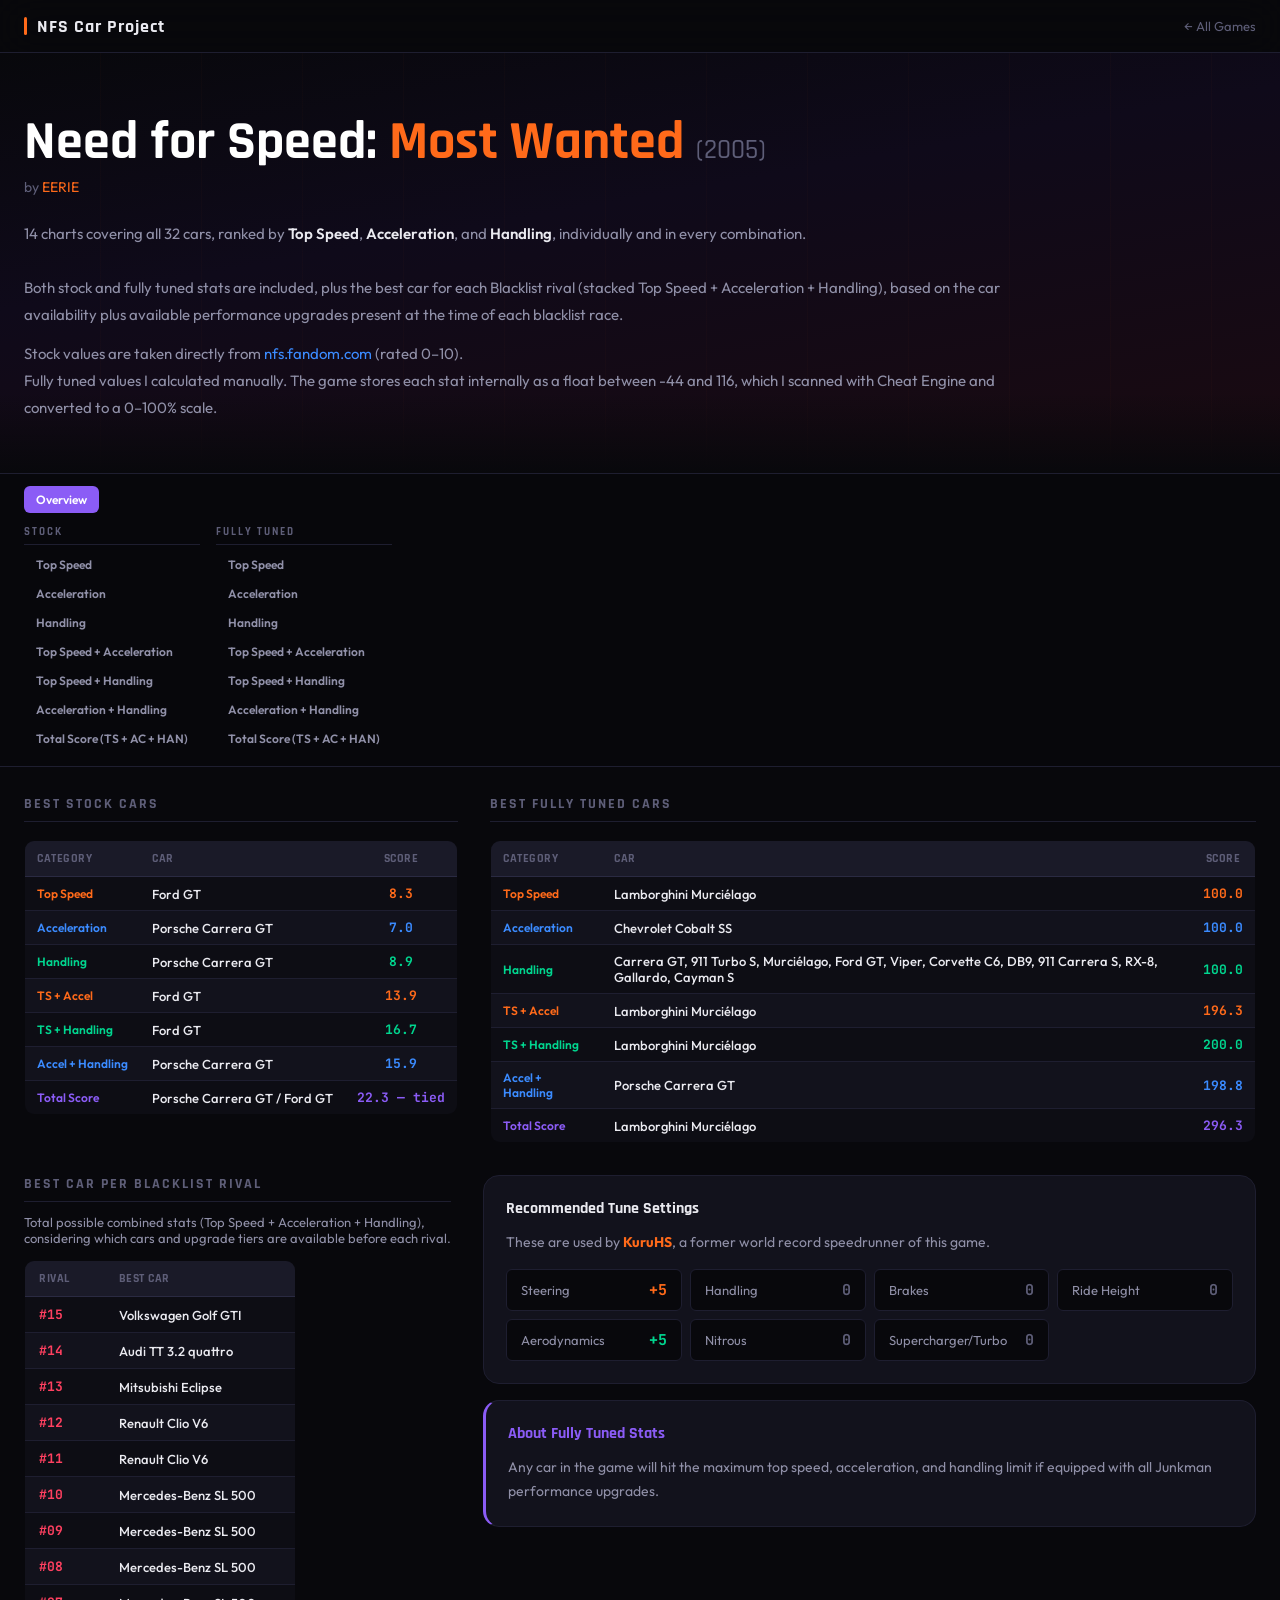
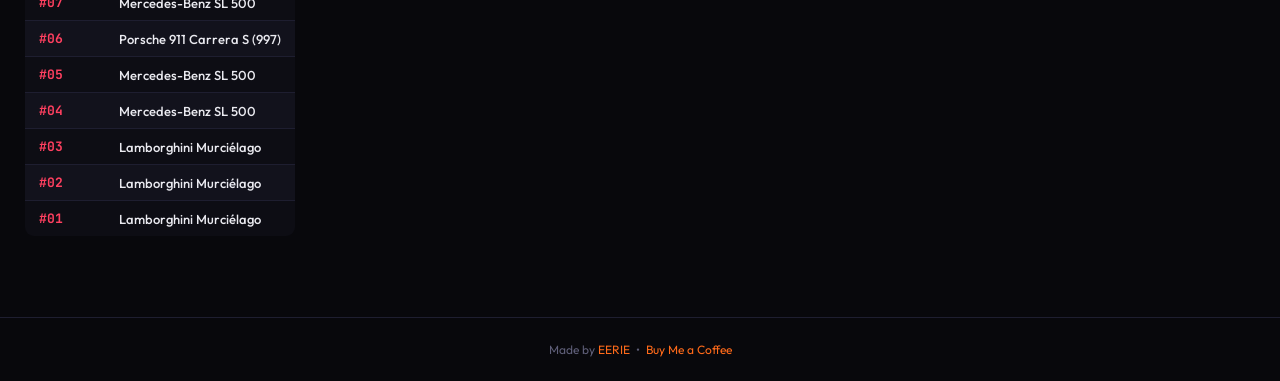
<file: games/most-wanted-2005/src/index.html>
<!DOCTYPE html>
<html lang="en">
<head>
  <!-- Google tag (gtag.js) -->
<script async src="https://www.googletagmanager.com/gtag/js?id=G-Z4L47FNVG6"></script>
<script>
  window.dataLayer = window.dataLayer || [];
  function gtag(){dataLayer.push(arguments);}
  gtag('js', new Date());
  gtag('config', 'G-Z4L47FNVG6');
</script>
<meta charset="UTF-8">
<meta name="viewport" content="width=device-width, initial-scale=1.0">
<title>NFS Most Wanted (2005) — Car Performance Guide | NFS Car Project</title>
<meta name="description" content="All 32 cars in Need for Speed Most Wanted (2005) ranked by Top Speed, Acceleration, and Handling. Stock and fully tuned stats, best cars per Blacklist rival, and 14 charts.">
<meta name="robots" content="index, follow">
<link rel="canonical" href="https://eeriegoesd.com/nfs-project/games/most-wanted-2005/">
<meta property="og:type" content="article">
<meta property="og:title" content="NFS Most Wanted (2005) — Car Performance Guide">
<meta property="og:description" content="All 32 cars ranked by Top Speed, Acceleration, and Handling — stock and fully tuned. 14 charts plus best car per Blacklist rival.">
<meta property="og:url" content="https://eeriegoesd.com/nfs-project/games/most-wanted-2005/">
<meta name="twitter:card" content="summary">
<meta name="twitter:title" content="NFS Most Wanted (2005) — Car Performance Guide">
<meta name="twitter:description" content="All 32 cars ranked across 14 charts — stock and fully tuned.">
<script type="application/ld+json">
{
  "@context": "https://schema.org",
  "@type": "Article",
  "headline": "NFS Most Wanted (2005) — Car Performance Guide",
  "description": "All 32 cars in Need for Speed Most Wanted (2005) ranked by Top Speed, Acceleration, and Handling, both stock and fully tuned.",
  "author": {"@type": "Person", "name": "EERIE", "url": "https://eeriegoesd.com"},
  "about": {"@type": "VideoGame", "name": "Need for Speed: Most Wanted", "datePublished": "2005"}
}
</script><link href="https://fonts.googleapis.com/css2?family=Rajdhani:wght@400;500;600;700&family=Outfit:wght@300;400;500;600;700;800;900&family=JetBrains+Mono:wght@400;700&display=swap" rel="stylesheet">
<style>
*,*::before,*::after{box-sizing:border-box;margin:0;padding:0}
:root{
  --bg-deep:#08080c;--bg-primary:#0d0d14;--bg-card:#12121c;--bg-elevated:#1a1a28;--bg-hover:#222236;
  --border-subtle:#1e1e30;--border-medium:#2a2a42;--border-bright:#3a3a58;
  --text-primary:#eaeaf0;--text-secondary:#9090a8;--text-muted:#5e5e78;
  --accent-orange:#ff6a1a;--accent-orange-dim:#ff6a1a33;
  --accent-blue:#3b8bff;--accent-blue-dim:#3b8bff33;
  --accent-green:#00d68f;--accent-green-dim:#00d68f33;
  --accent-purple:#8b5cf6;--accent-purple-dim:#8b5cf633;
  --accent-red:#ff4060;--accent-gold:#ffc040;--accent-cyan:#00d4ff;
  --font-display:'Rajdhani',sans-serif;--font-body:'Outfit',sans-serif;--font-mono:'JetBrains Mono',monospace;
  --radius-sm:6px;--radius-md:10px;--radius-lg:16px;
}
html{scroll-behavior:smooth}
body{background:var(--bg-deep);color:var(--text-primary);font-family:var(--font-body);min-height:100vh;-webkit-font-smoothing:antialiased}
::-webkit-scrollbar{width:6px;height:6px}::-webkit-scrollbar-track{background:var(--bg-primary)}::-webkit-scrollbar-thumb{background:var(--border-bright);border-radius:3px}::-webkit-scrollbar-thumb:hover{background:var(--accent-purple)}

/* ── HEADER ── */
.site-header{position:sticky;top:0;z-index:100;background:rgba(8,8,12,0.88);backdrop-filter:blur(20px);border-bottom:1px solid var(--border-subtle);padding:0 24px}
.site-header .inner{max-width:1400px;margin:0 auto;display:flex;align-items:center;justify-content:space-between;height:52px}
.site-logo{font-family:var(--font-display);font-weight:700;font-size:18px;color:var(--text-primary);text-decoration:none;display:flex;align-items:center;gap:10px;letter-spacing:1px}
.site-logo .bar{width:3px;height:18px;background:var(--accent-orange);border-radius:2px}
.site-logo .acc{color:var(--accent-orange)}
.back-link{font-size:13px;color:var(--text-muted);text-decoration:none;transition:color .15s}
.back-link:hover{color:var(--accent-orange)}

/* ── HERO ── */
.hero{position:relative;overflow:hidden;padding:60px 24px 52px;background:linear-gradient(170deg,var(--bg-deep) 0%,#0f0a1a 40%,#1a0a10 100%);border-bottom:1px solid var(--border-subtle)}
.hero::before{content:'';position:absolute;inset:0;background:repeating-linear-gradient(90deg,transparent,transparent 100px,rgba(255,106,26,0.02) 100px,rgba(255,106,26,0.02) 101px);pointer-events:none}
.hero::after{content:'';position:absolute;bottom:0;left:0;right:0;height:80px;background:linear-gradient(to top,var(--bg-deep),transparent);pointer-events:none}
.hero .inner{max-width:1400px;margin:0 auto;position:relative;z-index:1}
.hero h1{font-family:var(--font-display);font-size:clamp(32px,5vw,54px);font-weight:700;line-height:1.1;color:#fff;margin-bottom:6px}
.hero h1 .hl{color:var(--accent-orange)}
.hero .by{font-size:14px;color:var(--text-muted);margin-bottom:24px}
.hero .by a{color:var(--accent-orange);text-decoration:none}
.hero .by a:hover{text-decoration:underline}
.hero-desc{font-size:15px;color:var(--text-secondary);line-height:1.8;max-width:1000px}
.hero-desc a{color:var(--accent-blue);text-decoration:none}
.hero-desc a:hover{text-decoration:underline}
.hero-desc strong{color:var(--text-primary);font-weight:600}

/* ── CHART NAV ── */
.chart-nav{z-index:90;background:rgba(8,8,12,0.94);backdrop-filter:blur(16px);border-bottom:1px solid var(--border-subtle);padding:12px 24px 14px}
.chart-nav .inner{max-width:1400px;margin:0 auto}
.nav-overview-row{margin-bottom:12px}
.nav-columns{display:grid;grid-template-columns:auto auto;gap:16px;justify-content:start}
.nav-col-head{font-family:var(--font-display);font-size:11px;font-weight:700;letter-spacing:2px;text-transform:uppercase;color:var(--text-muted);margin-bottom:6px;padding-bottom:5px;border-bottom:1px solid var(--border-subtle)}
.nav-col-buttons{display:flex;flex-direction:column;gap:2px;align-items:flex-start}
.nav-btn{background:transparent;border:none;cursor:pointer;font-family:var(--font-body);font-size:12px;font-weight:600;color:var(--text-secondary);padding:6px 12px;border-radius:var(--radius-sm);white-space:nowrap;transition:all .15s;text-align:left;width:auto}
.nav-btn:hover{color:var(--text-primary);background:var(--bg-hover)}
.nav-btn.active{color:#fff}
.nav-btn.active[data-c="o"]{background:var(--accent-orange)}
.nav-btn.active[data-c="b"]{background:var(--accent-blue)}
.nav-btn.active[data-c="g"]{background:var(--accent-green)}
.nav-btn.active[data-c="p"]{background:var(--accent-purple)}
@media(max-width:640px){.nav-columns{grid-template-columns:1fr;gap:12px}}

/* ── PANELS ── */
.content-wrap{max-width:1400px;margin:0 auto;padding:28px 24px 80px}
.panel{display:none}.panel.active{display:block;animation:fadeUp .2s ease}
@keyframes fadeUp{from{opacity:0;transform:translateY(6px)}to{opacity:1;transform:translateY(0)}}

/* ── CHART+TABLE SIDE BY SIDE ── */
.chart-layout{display:grid;grid-template-columns:1fr 1fr;gap:24px;align-items:start}
.chart-layout .bar-chart{margin-bottom:0}
.chart-layout .st{margin-top:0;font-size:12px}
.chart-layout .st th{padding:8px 8px;font-size:11px}
.chart-layout .st td{padding:6px 8px;font-size:12px}
.chart-layout > div:last-child{overflow-x:auto}
@media(max-width:900px){.chart-layout{grid-template-columns:1fr}}

/* ── SECTION TITLES ── */
.sec-title{font-family:var(--font-display);font-size:20px;font-weight:700;margin-bottom:22px;display:flex;align-items:center;gap:10px}
.sec-tag{font-size:10px;font-weight:700;letter-spacing:1.5px;text-transform:uppercase;padding:3px 10px;border-radius:20px}

/* ── BAR CHART ── */
.bar-chart{margin-bottom:24px}
.bar-row{display:flex;align-items:center;gap:8px;margin-bottom:4px;min-height:27px}
.bar-rk{width:28px;min-width:28px;text-align:center;font-family:var(--font-mono);font-size:11px;font-weight:700;color:var(--text-muted)}
.bar-rk.top{color:var(--accent-gold);font-size:14px}
.bar-lbl{width:220px;min-width:220px;font-size:12px;font-weight:500;color:var(--text-secondary);text-align:right;white-space:nowrap;overflow:hidden;text-overflow:ellipsis}
.bar-track{flex:1;background:var(--bg-card);border-radius:4px;height:22px;overflow:hidden;border:1px solid var(--border-subtle)}
.bar-fill{height:100%;border-radius:0 4px 4px 0;display:flex;align-items:center;justify-content:flex-end;padding-right:8px}
.bar-fill span{font-family:var(--font-mono);font-size:10px;font-weight:700;color:rgba(255,255,255,.95);white-space:nowrap}
.stacked-fill{height:100%;display:flex;overflow:hidden;border-radius:0 4px 4px 0}
.stacked-seg{height:100%}
.bar-tot{font-family:var(--font-mono);font-size:11px;font-weight:700;color:var(--accent-purple);min-width:38px}

/* ── LEGEND ── */
.legend{display:flex;gap:18px;flex-wrap:wrap;margin-bottom:14px}
.legend-i{display:flex;align-items:center;gap:6px;font-size:12px;color:var(--text-secondary)}
.legend-d{width:12px;height:12px;border-radius:3px}

/* ── STAT TABLE ── */
.st{width:auto;border-collapse:collapse;font-size:13px;margin-top:18px;margin-bottom:32px;border:1px solid var(--border-subtle);border-radius:var(--radius-md);overflow:hidden}
.st thead tr{background:var(--bg-elevated)}
.st th{padding:10px 12px;font-family:var(--font-display);font-size:12px;font-weight:700;letter-spacing:.5px;text-transform:uppercase;color:var(--text-muted);text-align:center;border-bottom:1px solid var(--border-medium)}
.st th:nth-child(2){text-align:left}
.st tbody tr{border-bottom:1px solid var(--border-subtle);transition:background .1s}
.st tbody tr:nth-child(even){background:var(--bg-card)}
.st tbody tr:nth-child(odd){background:var(--bg-primary)}
.st tbody tr:hover{background:var(--bg-hover)}
.st td{padding:8px 12px;text-align:center;font-family:var(--font-mono);font-weight:700;font-size:13px}
.st td:nth-child(2){color:var(--text-primary);text-align:left;font-family:var(--font-body);font-weight:500}
.rk-g{color:var(--accent-gold)}.rk-o{color:var(--text-muted)}

/* ── INFO CARDS ── */
.card{background:var(--bg-card);border:1px solid var(--border-subtle);border-radius:var(--radius-lg);padding:22px;margin-bottom:18px}
.card h2{font-family:var(--font-display);font-size:16px;font-weight:700;margin-bottom:12px}
.card p{color:var(--text-secondary);font-size:14px;line-height:1.7}
.card p+p{margin-top:8px}
.card a{color:var(--accent-blue);text-decoration:none}
.card a:hover{text-decoration:underline}

/* ── BEST CARS GRID ── */
.best-grid{display:grid;grid-template-columns:repeat(auto-fill,minmax(250px,1fr));gap:10px;margin-bottom:24px}
.best-card{background:var(--bg-card);border:1px solid var(--border-subtle);border-radius:var(--radius-md);padding:14px 18px}
.best-lbl{font-family:var(--font-display);font-size:10px;font-weight:700;letter-spacing:1.5px;text-transform:uppercase;color:var(--text-muted);margin-bottom:4px}
.best-car{font-family:var(--font-display);font-size:16px;font-weight:700;color:var(--text-primary);margin-bottom:2px}
.best-stat{font-family:var(--font-mono);font-size:12px}

/* ── TUNE GRID ── */
.tune-grid{display:grid;grid-template-columns:repeat(auto-fill,minmax(175px,1fr));gap:8px}
.tune-item{background:var(--bg-deep);border:1px solid var(--border-subtle);border-radius:var(--radius-sm);padding:10px 14px;display:flex;justify-content:space-between;align-items:center}
.tune-label{color:var(--text-secondary);font-size:13px}
.tune-val{font-family:var(--font-mono);font-weight:700;font-size:15px}

/* ── BLACKLIST TABLE ── */
.bl-table{width:auto;border-collapse:collapse;font-size:13px;border:1px solid var(--border-subtle);border-radius:var(--radius-md);overflow:hidden}
.bl-table thead tr{background:var(--bg-elevated)}
.bl-table th{padding:10px 14px;font-family:var(--font-display);font-size:12px;font-weight:700;letter-spacing:.5px;text-transform:uppercase;color:var(--text-muted);text-align:left;border-bottom:1px solid var(--border-medium)}
.bl-table tbody tr{border-bottom:1px solid var(--border-subtle);transition:background .1s}
.bl-table tbody tr:nth-child(even){background:var(--bg-card)}
.bl-table tbody tr:nth-child(odd){background:var(--bg-primary)}
.bl-table tbody tr:hover{background:var(--bg-hover)}
.bl-table td{padding:9px 14px;font-size:13px}
.bl-table td:first-child{font-family:var(--font-mono);font-weight:700;color:var(--accent-red);width:80px}
.bl-table td:nth-child(2){color:var(--text-primary);font-weight:500}

/* ── FOOTER ── */
.site-footer{border-top:1px solid var(--border-subtle);padding:24px;text-align:center;font-size:12px;color:var(--text-muted)}
.site-footer a{color:var(--accent-orange);text-decoration:none}

/* ── RESPONSIVE ── */
@media(max-width:640px){
  .bar-lbl{width:80px;min-width:80px;font-size:11px}
  .bar-rk{width:22px;min-width:22px}
  .best-grid{grid-template-columns:1fr}
  .tune-grid{grid-template-columns:1fr 1fr}
}
</style>
</head>
<body>

<!-- HEADER -->
<header class="site-header">
  <div class="inner">
    <a href="../../index.html" class="site-logo"><span class="bar"></span>NFS Car Project</a>
    <a href="../../index.html" class="back-link">&larr; All Games</a>
  </div>
</header>

<!-- HERO -->
<section class="hero">
  <div class="inner">
    <h1>Need for Speed: <span class="hl">Most Wanted</span> <span style="font-size:.5em;color:var(--text-muted);font-weight:500">(2005)</span></h1>
    <p class="by">by <a href="https://eeriegoesd.com" target="_blank">EERIE</a></p>
    <p class="hero-desc">14 charts covering all 32 cars, ranked by <strong>Top Speed</strong>, <strong>Acceleration</strong>, and <strong>Handling</strong>, individually and in every combination. <br><br>Both stock and fully tuned stats are included, plus the best car for each Blacklist rival (stacked Top Speed + Acceleration + Handling), based on the car availability plus available performance upgrades present at the time of each blacklist race.</p>
    <p class="hero-desc" style="margin-top:12px">Stock values are taken directly from <a href="https://nfs.fandom.com/wiki/Need_for_Speed:_Most_Wanted_(2005)/Cars" target="_blank">nfs.fandom.com</a> (rated 0–10).<br>Fully tuned values I calculated manually. The game stores each stat internally as a float between -44 and 116, which I scanned with Cheat Engine and converted to a 0–100% scale.</p>
  </div>
</section>

<!-- CHART NAV -->
<nav class="chart-nav">
  <div class="inner">
    <div class="nav-overview-row">
      <button class="nav-btn active" data-tab="overview" data-c="p" style="width:auto;display:inline-block">Overview</button>
    </div>
    <div class="nav-columns">
      <div>
        <div class="nav-col-head">Stock</div>
        <div class="nav-col-buttons">
          <button class="nav-btn" data-tab="s-ts" data-c="o">Top Speed</button>
          <button class="nav-btn" data-tab="s-acc" data-c="b">Acceleration</button>
          <button class="nav-btn" data-tab="s-han" data-c="g">Handling</button>
          <button class="nav-btn" data-tab="s-ts-acc" data-c="o">Top Speed + Acceleration</button>
          <button class="nav-btn" data-tab="s-ts-han" data-c="g">Top Speed + Handling</button>
          <button class="nav-btn" data-tab="s-acc-han" data-c="b">Acceleration + Handling</button>
          <button class="nav-btn" data-tab="s-total" data-c="p">Total Score (TS + AC + HAN)</button>
        </div>
      </div>
      <div>
        <div class="nav-col-head">Fully Tuned</div>
        <div class="nav-col-buttons">
          <button class="nav-btn" data-tab="t-ts" data-c="o">Top Speed</button>
          <button class="nav-btn" data-tab="t-acc" data-c="b">Acceleration</button>
          <button class="nav-btn" data-tab="t-han" data-c="g">Handling</button>
          <button class="nav-btn" data-tab="t-ts-acc" data-c="o">Top Speed + Acceleration</button>
          <button class="nav-btn" data-tab="t-ts-han" data-c="g">Top Speed + Handling</button>
          <button class="nav-btn" data-tab="t-acc-han" data-c="b">Acceleration + Handling</button>
          <button class="nav-btn" data-tab="t-total" data-c="p">Total Score (TS + AC + HAN)</button>
        </div>
      </div>
    </div>
  </div>
</nav>

<!-- CONTENT -->
<div class="content-wrap">

  <!-- ═══ OVERVIEW ═══ -->
  <div class="panel active" id="p-overview">

    <div style="display:grid;grid-template-columns:auto auto;gap:32px;align-items:start;margin-bottom:0">
      <div>
        <h2 style="font-family:var(--font-display);font-size:14px;font-weight:700;letter-spacing:2px;text-transform:uppercase;color:var(--text-muted);margin-bottom:12px;padding-bottom:8px;border-bottom:1px solid var(--border-subtle)">Best Stock Cars</h2>
        <div id="best-stock"></div>
      </div>
      <div>
        <h2 style="font-family:var(--font-display);font-size:14px;font-weight:700;letter-spacing:2px;text-transform:uppercase;color:var(--text-muted);margin-bottom:12px;padding-bottom:8px;border-bottom:1px solid var(--border-subtle)">Best Fully Tuned Cars</h2>
        <div id="best-tuned"></div>
      </div>
    </div>

    <div style="display:grid;grid-template-columns:auto 1fr;gap:32px;align-items:start">
      <div>
        <h2 style="font-family:var(--font-display);font-size:14px;font-weight:700;letter-spacing:2px;text-transform:uppercase;color:var(--text-muted);margin-bottom:12px;padding-bottom:8px;border-bottom:1px solid var(--border-subtle)">Best Car per Blacklist Rival</h2>
        <p style="color:var(--text-secondary);font-size:13px;margin-bottom:14px">Total possible combined stats (Top Speed + Acceleration + Handling),<br>considering which cars and upgrade tiers are available before each rival.</p>
        <table class="bl-table">
          <thead><tr><th>Rival</th><th>Best Car</th></tr></thead>
          <tbody>
            <tr><td>#15</td><td>Volkswagen Golf GTI</td></tr>
            <tr><td>#14</td><td>Audi TT 3.2 quattro</td></tr>
            <tr><td>#13</td><td>Mitsubishi Eclipse</td></tr>
            <tr><td>#12</td><td>Renault Clio V6</td></tr>
            <tr><td>#11</td><td>Renault Clio V6</td></tr>
            <tr><td>#10</td><td>Mercedes-Benz SL 500</td></tr>
            <tr><td>#09</td><td>Mercedes-Benz SL 500</td></tr>
            <tr><td>#08</td><td>Mercedes-Benz SL 500</td></tr>
            <tr><td>#07</td><td>Mercedes-Benz SL 500</td></tr>
            <tr><td>#06</td><td>Porsche 911 Carrera S (997)</td></tr>
            <tr><td>#05</td><td>Mercedes-Benz SL 500</td></tr>
            <tr><td>#04</td><td>Mercedes-Benz SL 500</td></tr>
            <tr><td>#03</td><td>Lamborghini Murciélago</td></tr>
            <tr><td>#02</td><td>Lamborghini Murciélago</td></tr>
            <tr><td>#01</td><td>Lamborghini Murciélago</td></tr>
          </tbody>
        </table>
      </div>
      <div>
        <div class="card" style="margin-bottom:16px">
          <h2>Recommended Tune Settings</h2>
          <p style="margin-bottom:14px">These are used by <strong style="color:var(--accent-orange)">KuruHS</strong>, a former world record speedrunner of this game.</p>
          <div class="tune-grid">
            <div class="tune-item"><span class="tune-label">Steering</span><span class="tune-val" style="color:var(--accent-orange)">+5</span></div>
            <div class="tune-item"><span class="tune-label">Handling</span><span class="tune-val" style="color:var(--text-muted)">0</span></div>
            <div class="tune-item"><span class="tune-label">Brakes</span><span class="tune-val" style="color:var(--text-muted)">0</span></div>
            <div class="tune-item"><span class="tune-label">Ride Height</span><span class="tune-val" style="color:var(--text-muted)">0</span></div>
            <div class="tune-item"><span class="tune-label">Aerodynamics</span><span class="tune-val" style="color:var(--accent-green)">+5</span></div>
            <div class="tune-item"><span class="tune-label">Nitrous</span><span class="tune-val" style="color:var(--text-muted)">0</span></div>
            <div class="tune-item"><span class="tune-label">Supercharger/Turbo</span><span class="tune-val" style="color:var(--text-muted)">0</span></div>
          </div>
        </div>
        <div class="card" style="border-left:3px solid var(--accent-purple)">
          <h2 style="color:var(--accent-purple)">About Fully Tuned Stats</h2>
          <p>Any car in the game will hit the maximum top speed, acceleration, and handling limit if equipped with all Junkman performance upgrades.</p>
        </div>
      </div>
    </div>
  </div>

  <!-- ═══ STOCK PANELS ═══ -->
  <div class="panel" id="p-s-ts">
    <h2 class="sec-title" style="color:var(--accent-orange)"><span class="sec-tag" style="background:var(--accent-orange-dim);color:var(--accent-orange)">Stock</span> Top Speed</h2>
    <div id="c-s-ts"></div>
  </div>
  <div class="panel" id="p-s-acc">
    <h2 class="sec-title" style="color:var(--accent-blue)"><span class="sec-tag" style="background:var(--accent-blue-dim);color:var(--accent-blue)">Stock</span> Acceleration</h2>
    <div id="c-s-acc"></div>
  </div>
  <div class="panel" id="p-s-han">
    <h2 class="sec-title" style="color:var(--accent-green)"><span class="sec-tag" style="background:var(--accent-green-dim);color:var(--accent-green)">Stock</span> Handling</h2>
    <div id="c-s-han"></div>
  </div>
  <div class="panel" id="p-s-ts-acc">
    <h2 class="sec-title" style="color:var(--accent-orange)"><span class="sec-tag" style="background:var(--accent-orange-dim);color:var(--accent-orange)">Stock</span> Top Speed + Acceleration</h2>
    <div id="c-s-ts-acc"></div>
  </div>
  <div class="panel" id="p-s-ts-han">
    <h2 class="sec-title" style="color:var(--accent-green)"><span class="sec-tag" style="background:var(--accent-green-dim);color:var(--accent-green)">Stock</span> Top Speed + Handling</h2>
    <div id="c-s-ts-han"></div>
  </div>
  <div class="panel" id="p-s-acc-han">
    <h2 class="sec-title" style="color:var(--accent-blue)"><span class="sec-tag" style="background:var(--accent-blue-dim);color:var(--accent-blue)">Stock</span> Acceleration + Handling</h2>
    <div id="c-s-acc-han"></div>
  </div>
  <div class="panel" id="p-s-total">
    <h2 class="sec-title" style="color:var(--accent-purple)"><span class="sec-tag" style="background:var(--accent-purple-dim);color:var(--accent-purple)">Stock</span> Total Score (Top Speed + Acceleration + Handling)</h2>
    <div id="c-s-total"></div>
  </div>

  <!-- ═══ TUNED PANELS ═══ -->
  <div class="panel" id="p-t-ts">
    <h2 class="sec-title" style="color:var(--accent-orange)"><span class="sec-tag" style="background:var(--accent-orange-dim);color:var(--accent-orange)">Fully Tuned</span> Top Speed</h2>
    <div id="c-t-ts"></div>
  </div>
  <div class="panel" id="p-t-acc">
    <h2 class="sec-title" style="color:var(--accent-blue)"><span class="sec-tag" style="background:var(--accent-blue-dim);color:var(--accent-blue)">Fully Tuned</span> Acceleration</h2>
    <div id="c-t-acc"></div>
  </div>
  <div class="panel" id="p-t-han">
    <h2 class="sec-title" style="color:var(--accent-green)"><span class="sec-tag" style="background:var(--accent-green-dim);color:var(--accent-green)">Fully Tuned</span> Handling</h2>
    <div id="c-t-han"></div>
  </div>
  <div class="panel" id="p-t-ts-acc">
    <h2 class="sec-title" style="color:var(--accent-orange)"><span class="sec-tag" style="background:var(--accent-orange-dim);color:var(--accent-orange)">Fully Tuned</span> Top Speed + Acceleration</h2>
    <div id="c-t-ts-acc"></div>
  </div>
  <div class="panel" id="p-t-ts-han">
    <h2 class="sec-title" style="color:var(--accent-green)"><span class="sec-tag" style="background:var(--accent-green-dim);color:var(--accent-green)">Fully Tuned</span> Top Speed + Handling</h2>
    <div id="c-t-ts-han"></div>
  </div>
  <div class="panel" id="p-t-acc-han">
    <h2 class="sec-title" style="color:var(--accent-blue)"><span class="sec-tag" style="background:var(--accent-blue-dim);color:var(--accent-blue)">Fully Tuned</span> Acceleration + Handling</h2>
    <div id="c-t-acc-han"></div>
  </div>
  <div class="panel" id="p-t-total">
    <h2 class="sec-title" style="color:var(--accent-purple)"><span class="sec-tag" style="background:var(--accent-purple-dim);color:var(--accent-purple)">Fully Tuned</span> Total Score (Top Speed + Acceleration + Handling)</h2>
    <div id="c-t-total"></div>
  </div>

</div>

<footer class="site-footer">
  Made by <a href="https://eeriegoesd.com" target="_blank">EERIE</a> &nbsp;&bull;&nbsp; <a href="https://buymeacoffee.com/eeriegoesd" target="_blank">Buy Me a Coffee</a>
</footer>

<!-- ═══════════ SCRIPT ═══════════ -->
<script>
(function(){

/* ── DATA ── */
var STOCK=[
{name:"Aston Martin DB9",ts:3.9,acc:4.7,han:5.3},{name:"Audi A3 3.2 quattro",ts:1.8,acc:0.5,han:2.0},
{name:"Audi A4 3.2 FSI quattro",ts:1.7,acc:0.5,han:1.9},{name:"Audi TT 3.2 quattro",ts:1.6,acc:0.7,han:2.2},
{name:"Cadillac CTS",ts:2.3,acc:1.4,han:0.6},{name:"Chevrolet Cobalt SS",ts:0.9,acc:0.2,han:0.0},
{name:"Chevrolet Corvette C6",ts:4.9,acc:5.1,han:7.3},{name:"Dodge Viper SRT10",ts:5.4,acc:5.2,han:3.8},
{name:"Fiat Punto",ts:0.0,acc:0.7,han:0.5},{name:"Ford GT",ts:8.3,acc:5.6,han:8.4},
{name:"Ford Mustang GT",ts:2.7,acc:2.1,han:1.1},{name:"Lamborghini Gallardo",ts:3.9,acc:4.9,han:8.4},
{name:"Lamborghini Murci\u00e9lago",ts:7.3,acc:6.1,han:8.8},{name:"Lexus IS300",ts:0.4,acc:0.0,han:0.6},
{name:"Lotus Elise",ts:3.0,acc:4.0,han:5.3},{name:"Mazda RX-7",ts:4.3,acc:3.9,han:3.3},
{name:"Mazda RX-8",ts:2.3,acc:1.0,han:1.7},{name:"Mercedes-Benz CLK 500",ts:4.1,acc:2.6,han:4.8},
{name:"Mercedes-Benz SL 500",ts:3.9,acc:2.5,han:1.7},{name:"Mercedes-Benz SLR McLaren",ts:5.9,acc:6.5,han:8.6},
{name:"Mitsubishi Eclipse",ts:2.5,acc:1.0,han:2.2},{name:"Mitsubishi Lancer Evo VIII",ts:3.3,acc:3.0,han:3.0},
{name:"Pontiac GTO",ts:4.4,acc:2.7,han:2.5},{name:"Porsche 911 Carrera S (997)",ts:4.4,acc:4.0,han:6.6},
{name:"Porsche 911 Turbo S (996)",ts:5.4,acc:5.4,han:7.3},{name:"Porsche Carrera GT",ts:6.4,acc:7.0,han:8.9},
{name:"Porsche Cayman S",ts:3.9,acc:3.7,han:4.2},{name:"Renault Clio V6",ts:2.6,acc:1.9,han:1.6},
{name:"Subaru Impreza WRX STi",ts:4.1,acc:3.7,han:3.4},{name:"Toyota Supra",ts:2.8,acc:1.9,han:1.4},
{name:"Vauxhall Monaro VXR",ts:4.4,acc:2.7,han:2.5},{name:"Volkswagen Golf GTI",ts:1.0,acc:0.6,han:0.6}
];

var TUNED=[
{name:"Aston Martin DB9",ts:89.7,acc:96.3,han:100.0},{name:"Audi A3 3.2 quattro",ts:83.1,acc:97.5,han:96.9},
{name:"Audi A4 3.2 FSI quattro",ts:97.8,acc:95.0,han:93.8},{name:"Audi TT 3.2 quattro",ts:86.2,acc:96.3,han:98.4},
{name:"Cadillac CTS",ts:88.1,acc:96.3,han:84.4},{name:"Chevrolet Cobalt SS",ts:83.0,acc:100.0,han:92.2},
{name:"Chevrolet Corvette C6",ts:90.4,acc:96.3,han:100.0},{name:"Dodge Viper SRT10",ts:93.2,acc:96.3,han:100.0},
{name:"Fiat Punto",ts:86.3,acc:97.5,han:93.8},{name:"Ford GT",ts:94.2,acc:96.3,han:100.0},
{name:"Ford Mustang GT",ts:86.7,acc:95.0,han:92.2},{name:"Lamborghini Gallardo",ts:92.7,acc:95.0,han:100.0},
{name:"Lamborghini Murci\u00e9lago",ts:100.0,acc:96.3,han:100.0},{name:"Lexus IS300",ts:83.6,acc:97.5,han:95.3},
{name:"Lotus Elise",ts:80.2,acc:95.0,han:96.9},{name:"Mazda RX-7",ts:88.5,acc:96.3,han:95.3},
{name:"Mazda RX-8",ts:87.2,acc:96.3,han:100.0},{name:"Mercedes-Benz CLK 500",ts:91.9,acc:98.8,han:93.8},
{name:"Mercedes-Benz SL 500",ts:95.6,acc:98.8,han:92.2},{name:"Mercedes-Benz SLR McLaren",ts:88.7,acc:98.8,han:95.3},
{name:"Mitsubishi Eclipse",ts:87.0,acc:96.3,han:96.9},{name:"Mitsubishi Lancer Evo VIII",ts:89.4,acc:96.3,han:96.9},
{name:"Pontiac GTO",ts:79.1,acc:92.5,han:93.8},{name:"Porsche 911 Carrera S (997)",ts:88.0,acc:96.3,han:100.0},
{name:"Porsche 911 Turbo S (996)",ts:93.1,acc:97.5,han:100.0},{name:"Porsche Carrera GT",ts:93.4,acc:98.8,han:100.0},
{name:"Porsche Cayman S",ts:92.2,acc:95.0,han:100.0},{name:"Renault Clio V6",ts:86.3,acc:96.3,han:93.8},
{name:"Subaru Impreza WRX STi",ts:84.4,acc:96.3,han:93.8},{name:"Toyota Supra",ts:84.1,acc:95.0,han:87.5},
{name:"Vauxhall Monaro VXR",ts:78.4,acc:92.5,han:93.8},{name:"Volkswagen Golf GTI",ts:90.7,acc:98.8,han:95.3}
];

var SH={
"Aston Martin DB9":"DB9","Audi A3 3.2 quattro":"A3","Audi A4 3.2 FSI quattro":"A4",
"Audi TT 3.2 quattro":"TT","Cadillac CTS":"CTS","Chevrolet Cobalt SS":"Cobalt SS",
"Chevrolet Corvette C6":"Corvette C6","Dodge Viper SRT10":"Viper","Fiat Punto":"Punto",
"Ford GT":"Ford GT","Ford Mustang GT":"Mustang","Lamborghini Gallardo":"Gallardo",
"Lamborghini Murci\u00e9lago":"Murci\u00e9lago","Lexus IS300":"IS300","Lotus Elise":"Elise",
"Mazda RX-7":"RX-7","Mazda RX-8":"RX-8","Mercedes-Benz CLK 500":"CLK 500",
"Mercedes-Benz SL 500":"SL 500","Mercedes-Benz SLR McLaren":"SLR McLaren",
"Mitsubishi Eclipse":"Eclipse","Mitsubishi Lancer Evo VIII":"Evo VIII",
"Pontiac GTO":"GTO","Porsche 911 Carrera S (997)":"911 Carrera S",
"Porsche 911 Turbo S (996)":"911 Turbo S","Porsche Carrera GT":"Carrera GT",
"Porsche Cayman S":"Cayman S","Renault Clio V6":"Clio V6",
"Subaru Impreza WRX STi":"WRX STi","Toyota Supra":"Supra",
"Vauxhall Monaro VXR":"Monaro VXR","Volkswagen Golf GTI":"Golf GTI"
};

var COL={ts:"#ff6a1a",acc:"#3b8bff",han:"#00d68f",total:"#8b5cf6"};
var MEDAL=["\uD83E\uDD47","\uD83E\uDD48","\uD83E\uDD49"];

function f(v){return v.toFixed(1)}
function rk(i){return i<3?MEDAL[i]:"#"+(i+1)}
function rkc(i){return i<3?"rk-g":"rk-o"}
function sn(n){return SH[n]||n}

/* ── SINGLE BAR CHART ── */
function single(id,cars,stat,color,label,mx){
  var s=cars.slice().sort(function(a,b){return b[stat]-a[stat]});
  var h='<div class="chart-layout"><div><div class="bar-chart">';
  for(var i=0;i<s.length;i++){var c=s[i],p=(c[stat]/mx*100).toFixed(1);
    h+='<div class="bar-row"><div class="bar-rk'+(i<3?' top':'')+'">'+rk(i)+'</div><div class="bar-lbl">'+c.name+'</div><div class="bar-track"><div class="bar-fill" style="width:'+p+'%;background:'+color+'"><span>'+f(c[stat])+'</span></div></div></div>';}
  h+='</div></div><div><table class="st"><thead><tr><th>Rank</th><th>Car</th><th style="color:'+color+'">'+label+'</th></tr></thead><tbody>';
  for(var i=0;i<s.length;i++){var c=s[i];h+='<tr><td class="'+rkc(i)+'">'+rk(i)+'</td><td>'+c.name+'</td><td style="color:'+color+'">'+f(c[stat])+'</td></tr>';}
  h+='</tbody></table></div></div>';
  document.getElementById(id).innerHTML=h;
}

/* ── STACKED BAR CHART ── */
function stacked(id,cars,keys,colors,labels,sortKey){
  var ext=cars.map(function(c){var o={};for(var k in c)o[k]=c[k];o.ts_acc=(c.ts||0)+(c.acc||0);o.ts_han=(c.ts||0)+(c.han||0);o.acc_han=(c.acc||0)+(c.han||0);o.total=(c.ts||0)+(c.acc||0)+(c.han||0);return o});
  var s=ext.slice().sort(function(a,b){return b[sortKey]-a[sortKey]});
  var mx=s[0][sortKey];
  var h='<div class="chart-layout"><div><div class="legend">';
  for(var i=0;i<keys.length;i++)h+='<div class="legend-i"><div class="legend-d" style="background:'+colors[i]+'"></div>'+labels[i]+'</div>';
  h+='</div><div class="bar-chart">';
  for(var i=0;i<s.length;i++){var c=s[i],tot=0;for(var j=0;j<keys.length;j++)tot+=c[keys[j]];var tp=(tot/mx*100).toFixed(1);
    h+='<div class="bar-row"><div class="bar-rk'+(i<3?' top':'')+'">'+rk(i)+'</div><div class="bar-lbl">'+c.name+'</div><div class="bar-track"><div class="stacked-fill" style="width:'+tp+'%">';
    for(var j=0;j<keys.length;j++){var sp=(c[keys[j]]/mx*100).toFixed(2);h+='<div class="stacked-seg" style="width:'+sp+'%;background:'+colors[j]+'"></div>';}
    h+='</div></div><div class="bar-tot">'+f(tot)+'</div></div>';}
  h+='</div></div><div><table class="st"><thead><tr><th>Rank</th><th>Car</th>';
  for(var i=0;i<keys.length;i++)h+='<th style="color:'+colors[i]+'">'+labels[i]+'</th>';
  h+='<th style="color:#8b5cf6">Total</th></tr></thead><tbody>';
  for(var i=0;i<s.length;i++){var c=s[i],tot=0;for(var j=0;j<keys.length;j++)tot+=c[keys[j]];
    h+='<tr><td class="'+rkc(i)+'">'+rk(i)+'</td><td>'+c.name+'</td>';
    for(var j=0;j<keys.length;j++)h+='<td style="color:'+colors[j]+'">'+f(c[keys[j]])+'</td>';
    h+='<td style="color:#8b5cf6">'+f(tot)+'</td></tr>';}
  h+='</tbody></table></div></div>';
  document.getElementById(id).innerHTML=h;
}

/* ── BEST TABLE HELPER ── */
function bestTable(rows){
  var h='<table class="st"><thead><tr><th style="text-align:left;white-space:nowrap">Category</th><th style="text-align:left;white-space:nowrap">Car</th><th style="white-space:nowrap">Score</th></tr></thead><tbody>';
  rows.forEach(function(r){
    h+='<tr><td style="text-align:left;font-family:var(--font-body);font-weight:600;color:'+r[2]+';font-size:12px">'+r[0]+'</td><td style="text-align:left;font-family:var(--font-body);font-weight:500">'+r[1]+'</td><td style="color:'+r[2]+'">'+r[3]+'</td></tr>';
  });
  h+='</tbody></table>';
  return h;
}

/* ── RENDER ALL 14 CHARTS ── */
single("c-s-ts",STOCK,"ts",COL.ts,"Top Speed",10);
single("c-s-acc",STOCK,"acc",COL.acc,"Acceleration",10);
single("c-s-han",STOCK,"han",COL.han,"Handling",10);
stacked("c-s-ts-acc",STOCK,["ts","acc"],[COL.ts,COL.acc],["Top Speed","Acceleration"],"ts_acc");
stacked("c-s-ts-han",STOCK,["ts","han"],[COL.ts,COL.han],["Top Speed","Handling"],"ts_han");
stacked("c-s-acc-han",STOCK,["acc","han"],[COL.acc,COL.han],["Acceleration","Handling"],"acc_han");
stacked("c-s-total",STOCK,["ts","acc","han"],[COL.ts,COL.acc,COL.han],["Top Speed","Acceleration","Handling"],"total");
single("c-t-ts",TUNED,"ts",COL.ts,"Top Speed",100);
single("c-t-acc",TUNED,"acc",COL.acc,"Acceleration",100);
single("c-t-han",TUNED,"han",COL.han,"Handling",100);
stacked("c-t-ts-acc",TUNED,["ts","acc"],[COL.ts,COL.acc],["Top Speed","Acceleration"],"ts_acc");
stacked("c-t-ts-han",TUNED,["ts","han"],[COL.ts,COL.han],["Top Speed","Handling"],"ts_han");
stacked("c-t-acc-han",TUNED,["acc","han"],[COL.acc,COL.han],["Acceleration","Handling"],"acc_han");
stacked("c-t-total",TUNED,["ts","acc","han"],[COL.ts,COL.acc,COL.han],["Top Speed","Acceleration","Handling"],"total");

/* ── BEST CARS TABLES ── */
document.getElementById("best-stock").innerHTML=bestTable([
  ["Top Speed",        "Ford GT",                      COL.ts,    "8.3"],
  ["Acceleration",     "Porsche Carrera GT",            COL.acc,   "7.0"],
  ["Handling",         "Porsche Carrera GT",            COL.han,   "8.9"],
  ["TS + Accel",       "Ford GT",                      COL.ts,    "13.9"],
  ["TS + Handling",    "Ford GT",                      COL.han,   "16.7"],
  ["Accel + Handling", "Porsche Carrera GT",            COL.acc,   "15.9"],
  ["Total Score",      "Porsche Carrera GT / Ford GT", COL.total, "22.3 — tied"]
]);

document.getElementById("best-tuned").innerHTML=bestTable([
  ["Top Speed",        "Lamborghini Murci\u00e9lago",                    COL.ts,    "100.0"],
  ["Acceleration",     "Chevrolet Cobalt SS",                             COL.acc,   "100.0"],
  ["Handling",         "Carrera GT, 911 Turbo S, Murci\u00e9lago, Ford GT, Viper, Corvette C6, DB9, 911 Carrera S, RX-8, Gallardo, Cayman S", COL.han, "100.0"],  ["TS + Accel",       "Lamborghini Murci\u00e9lago",                    COL.ts,    "196.3"],
  ["TS + Handling",    "Lamborghini Murci\u00e9lago",                    COL.han,   "200.0"],
  ["Accel + Handling", "Porsche Carrera GT",                              COL.acc,   "198.8"],
  ["Total Score",      "Lamborghini Murci\u00e9lago",                    COL.total, "296.3"]
]);

/* ── TAB SWITCHING ── */
var btns=document.querySelectorAll('.nav-btn');
btns.forEach(function(btn){
  btn.addEventListener('click',function(){
    btns.forEach(function(b){b.classList.remove('active')});
    document.querySelectorAll('.panel').forEach(function(p){p.classList.remove('active')});
    btn.classList.add('active');
    var t=document.getElementById('p-'+btn.dataset.tab);
    if(t)t.classList.add('active');
  });
});

})();
</script>
</body>
</html>
</file>
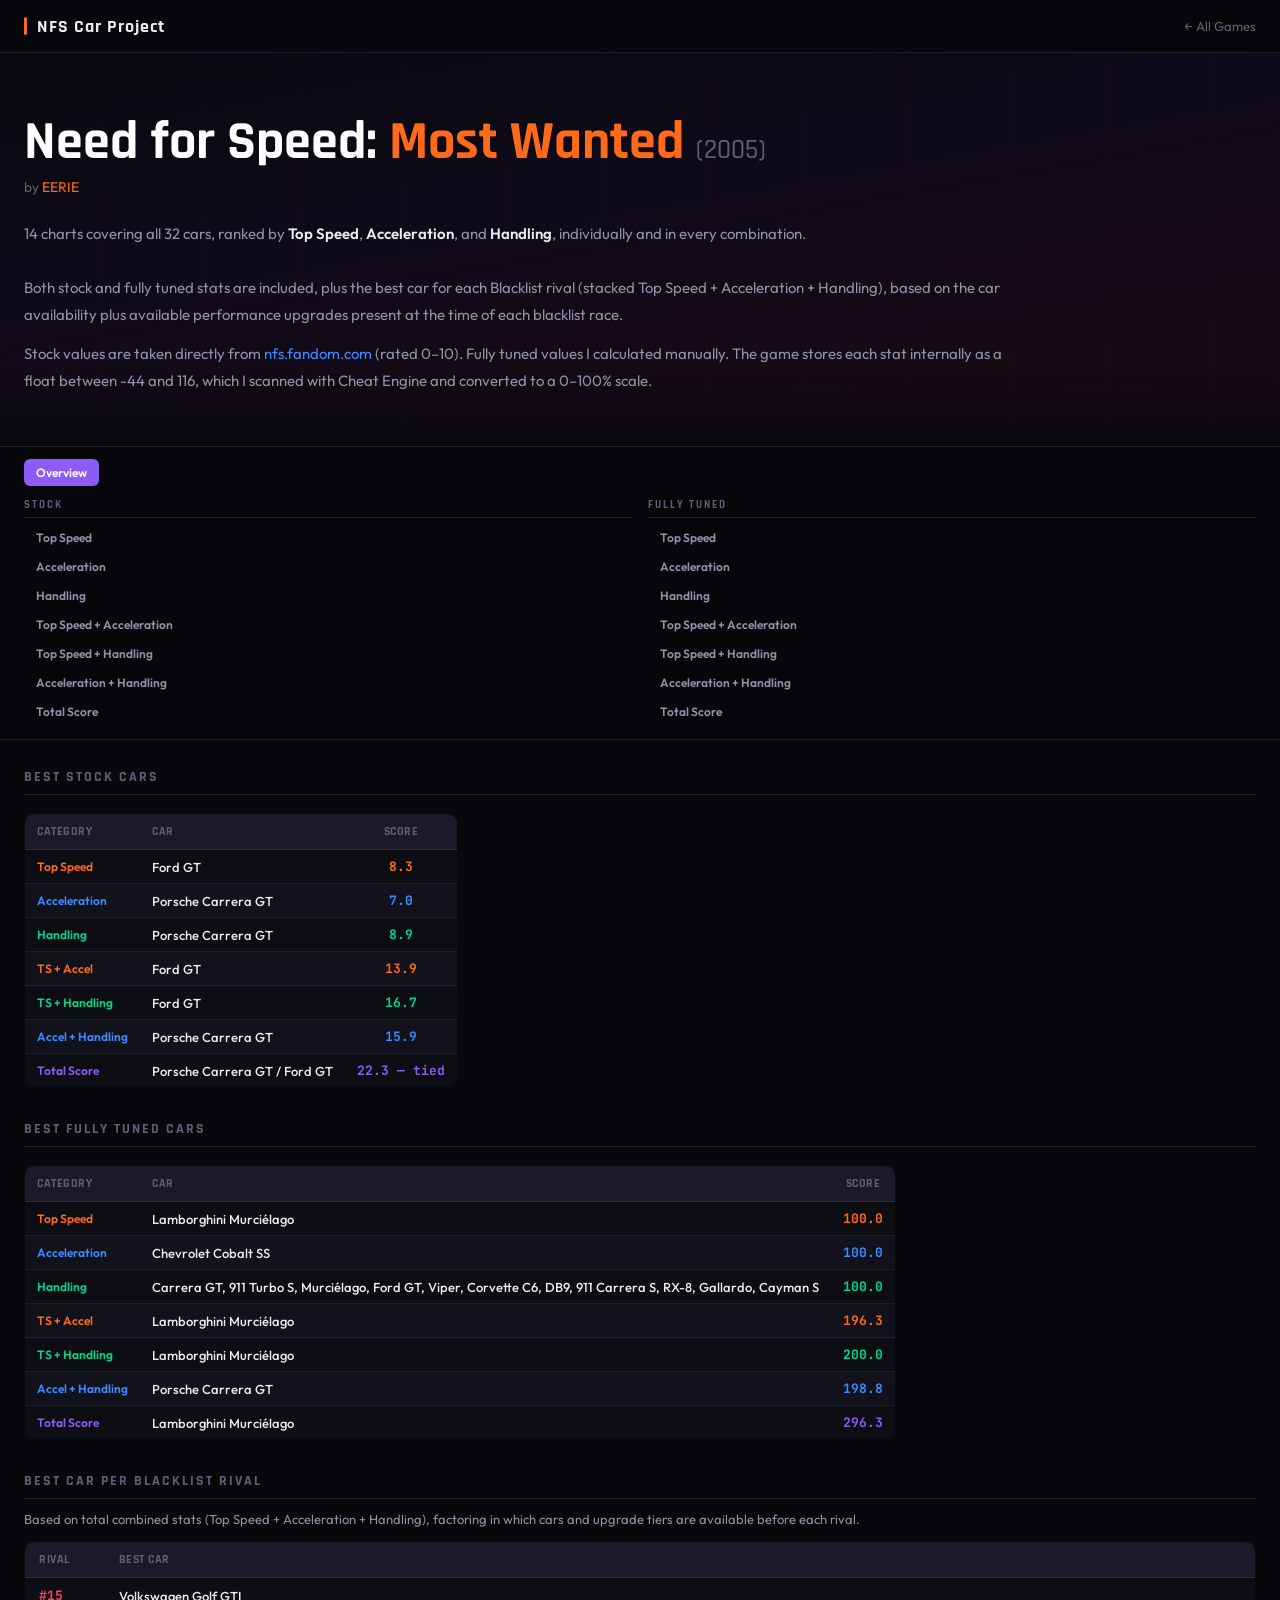
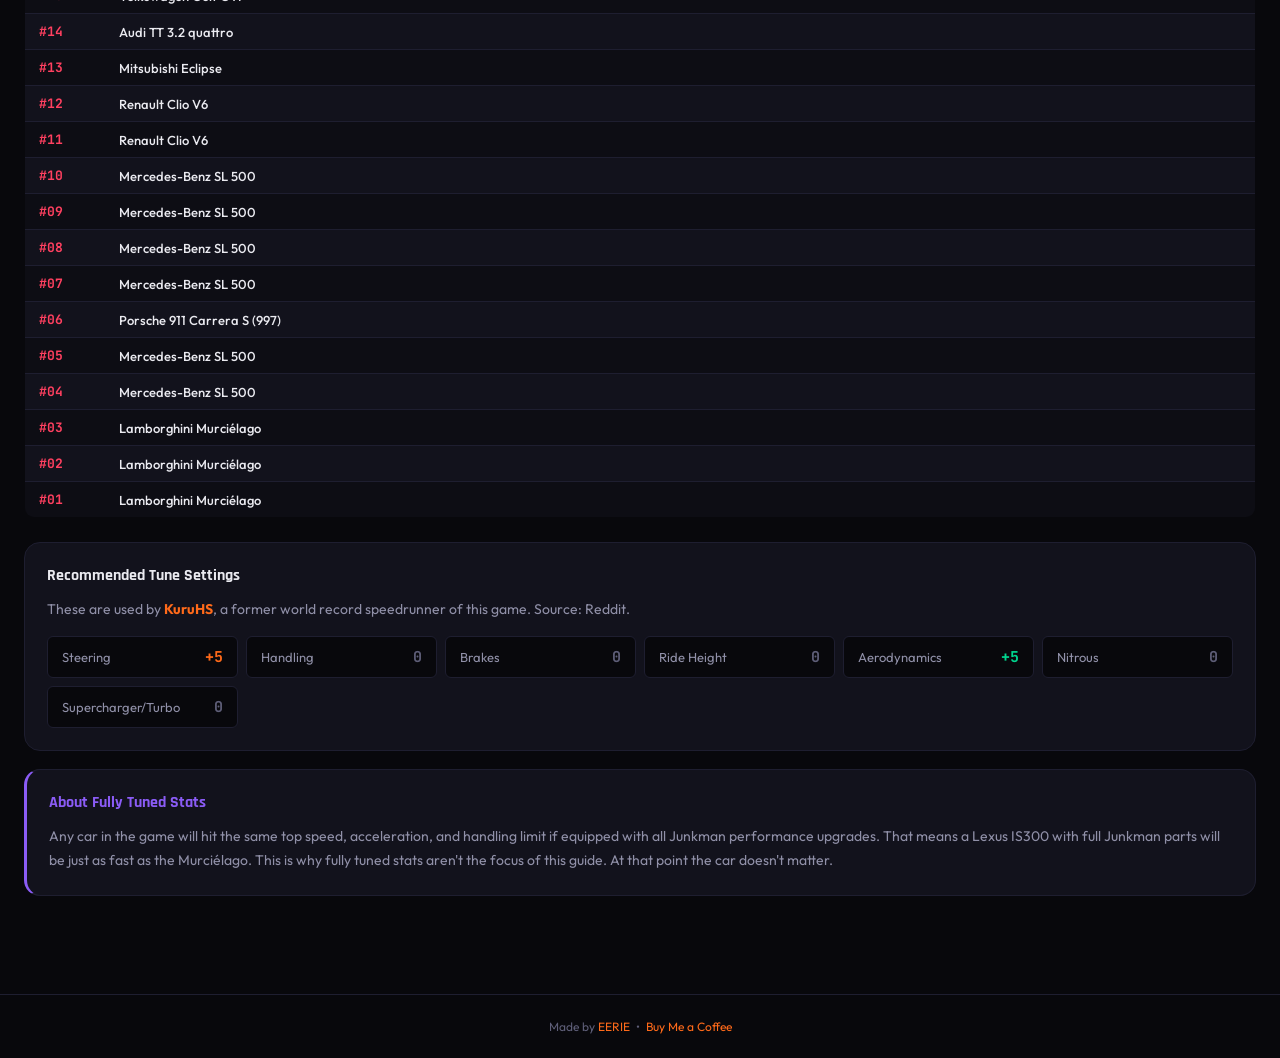
<file: games/most-wanted-2005.html>
<!DOCTYPE html>
<html lang="en">
<head>
<meta charset="UTF-8">
<meta name="viewport" content="width=device-width, initial-scale=1.0">
<title>NFS Most Wanted (2005) — Car Performance Guide | NFS Car Project</title>
<meta name="description" content="All 32 cars in Need for Speed Most Wanted (2005) ranked by Top Speed, Acceleration, and Handling. Stock and fully tuned stats, best cars per Blacklist rival, and 14 charts.">
<meta name="robots" content="index, follow">
<link rel="canonical" href="https://eeriegoesd.com/nfs-project/most-wanted-2005.html">
<meta property="og:type" content="article">
<meta property="og:title" content="NFS Most Wanted (2005) — Car Performance Guide">
<meta property="og:description" content="All 32 cars ranked by Top Speed, Acceleration, and Handling — stock and fully tuned. 14 charts plus best car per Blacklist rival.">
<meta property="og:url" content="https://eeriegoesd.com/nfs-project/most-wanted-2005.html">
<meta name="twitter:card" content="summary">
<meta name="twitter:title" content="NFS Most Wanted (2005) — Car Performance Guide">
<meta name="twitter:description" content="All 32 cars ranked across 14 charts — stock and fully tuned.">
<script type="application/ld+json">
{
  "@context": "https://schema.org",
  "@type": "Article",
  "headline": "NFS Most Wanted (2005) — Car Performance Guide",
  "description": "All 32 cars in Need for Speed Most Wanted (2005) ranked by Top Speed, Acceleration, and Handling, both stock and fully tuned.",
  "author": {"@type": "Person", "name": "EERIE", "url": "https://eeriegoesd.com"},
  "about": {"@type": "VideoGame", "name": "Need for Speed: Most Wanted", "datePublished": "2005"}
}
</script><link href="https://fonts.googleapis.com/css2?family=Rajdhani:wght@400;500;600;700&family=Outfit:wght@300;400;500;600;700;800;900&family=JetBrains+Mono:wght@400;700&display=swap" rel="stylesheet">
<style>
*,*::before,*::after{box-sizing:border-box;margin:0;padding:0}
:root{
  --bg-deep:#08080c;--bg-primary:#0d0d14;--bg-card:#12121c;--bg-elevated:#1a1a28;--bg-hover:#222236;
  --border-subtle:#1e1e30;--border-medium:#2a2a42;--border-bright:#3a3a58;
  --text-primary:#eaeaf0;--text-secondary:#9090a8;--text-muted:#5e5e78;
  --accent-orange:#ff6a1a;--accent-orange-dim:#ff6a1a33;
  --accent-blue:#3b8bff;--accent-blue-dim:#3b8bff33;
  --accent-green:#00d68f;--accent-green-dim:#00d68f33;
  --accent-purple:#8b5cf6;--accent-purple-dim:#8b5cf633;
  --accent-red:#ff4060;--accent-gold:#ffc040;--accent-cyan:#00d4ff;
  --font-display:'Rajdhani',sans-serif;--font-body:'Outfit',sans-serif;--font-mono:'JetBrains Mono',monospace;
  --radius-sm:6px;--radius-md:10px;--radius-lg:16px;
}
html{scroll-behavior:smooth}
body{background:var(--bg-deep);color:var(--text-primary);font-family:var(--font-body);min-height:100vh;-webkit-font-smoothing:antialiased}
::-webkit-scrollbar{width:6px;height:6px}::-webkit-scrollbar-track{background:var(--bg-primary)}::-webkit-scrollbar-thumb{background:var(--border-bright);border-radius:3px}::-webkit-scrollbar-thumb:hover{background:var(--accent-purple)}

/* ── HEADER ── */
.site-header{position:sticky;top:0;z-index:100;background:rgba(8,8,12,0.88);backdrop-filter:blur(20px);border-bottom:1px solid var(--border-subtle);padding:0 24px}
.site-header .inner{max-width:1400px;margin:0 auto;display:flex;align-items:center;justify-content:space-between;height:52px}
.site-logo{font-family:var(--font-display);font-weight:700;font-size:18px;color:var(--text-primary);text-decoration:none;display:flex;align-items:center;gap:10px;letter-spacing:1px}
.site-logo .bar{width:3px;height:18px;background:var(--accent-orange);border-radius:2px}
.site-logo .acc{color:var(--accent-orange)}
.back-link{font-size:13px;color:var(--text-muted);text-decoration:none;transition:color .15s}
.back-link:hover{color:var(--accent-orange)}

/* ── HERO ── */
.hero{position:relative;overflow:hidden;padding:60px 24px 52px;background:linear-gradient(170deg,var(--bg-deep) 0%,#0f0a1a 40%,#1a0a10 100%);border-bottom:1px solid var(--border-subtle)}
.hero::before{content:'';position:absolute;inset:0;background:repeating-linear-gradient(90deg,transparent,transparent 100px,rgba(255,106,26,0.02) 100px,rgba(255,106,26,0.02) 101px);pointer-events:none}
.hero::after{content:'';position:absolute;bottom:0;left:0;right:0;height:80px;background:linear-gradient(to top,var(--bg-deep),transparent);pointer-events:none}
.hero .inner{max-width:1400px;margin:0 auto;position:relative;z-index:1}
.hero h1{font-family:var(--font-display);font-size:clamp(32px,5vw,54px);font-weight:700;line-height:1.1;color:#fff;margin-bottom:6px}
.hero h1 .hl{color:var(--accent-orange)}
.hero .by{font-size:14px;color:var(--text-muted);margin-bottom:24px}
.hero .by a{color:var(--accent-orange);text-decoration:none}
.hero .by a:hover{text-decoration:underline}
.hero-desc{font-size:15px;color:var(--text-secondary);line-height:1.8;max-width:1000px}
.hero-desc a{color:var(--accent-blue);text-decoration:none}
.hero-desc a:hover{text-decoration:underline}
.hero-desc strong{color:var(--text-primary);font-weight:600}

/* ── CHART NAV ── */
.chart-nav{z-index:90;background:rgba(8,8,12,0.94);backdrop-filter:blur(16px);border-bottom:1px solid var(--border-subtle);padding:12px 24px 14px}
.chart-nav .inner{max-width:1400px;margin:0 auto}
.nav-overview-row{margin-bottom:12px}
.nav-columns{display:grid;grid-template-columns:1fr 1fr;gap:16px}
.nav-col-head{font-family:var(--font-display);font-size:11px;font-weight:700;letter-spacing:2px;text-transform:uppercase;color:var(--text-muted);margin-bottom:6px;padding-bottom:5px;border-bottom:1px solid var(--border-subtle)}
.nav-col-buttons{display:flex;flex-direction:column;gap:2px}
.nav-btn{background:transparent;border:none;cursor:pointer;font-family:var(--font-body);font-size:12px;font-weight:600;color:var(--text-secondary);padding:6px 12px;border-radius:var(--radius-sm);white-space:nowrap;transition:all .15s;text-align:left;width:100%}
.nav-btn:hover{color:var(--text-primary);background:var(--bg-hover)}
.nav-btn.active{color:#fff}
.nav-btn.active[data-c="o"]{background:var(--accent-orange)}
.nav-btn.active[data-c="b"]{background:var(--accent-blue)}
.nav-btn.active[data-c="g"]{background:var(--accent-green)}
.nav-btn.active[data-c="p"]{background:var(--accent-purple)}
@media(max-width:640px){.nav-columns{grid-template-columns:1fr;gap:12px}}

/* ── PANELS ── */
.content-wrap{max-width:1400px;margin:0 auto;padding:28px 24px 80px}
.panel{display:none}.panel.active{display:block;animation:fadeUp .2s ease}
@keyframes fadeUp{from{opacity:0;transform:translateY(6px)}to{opacity:1;transform:translateY(0)}}

/* ── CHART+TABLE SIDE BY SIDE ── */
.chart-layout{display:grid;grid-template-columns:1fr 1fr;gap:24px;align-items:start}
.chart-layout .bar-chart{margin-bottom:0}
.chart-layout .st{margin-top:0;font-size:12px}
.chart-layout .st th{padding:8px 8px;font-size:11px}
.chart-layout .st td{padding:6px 8px;font-size:12px}
.chart-layout > div:last-child{overflow-x:auto}
@media(max-width:900px){.chart-layout{grid-template-columns:1fr}}

/* ── SECTION TITLES ── */
.sec-title{font-family:var(--font-display);font-size:20px;font-weight:700;margin-bottom:22px;display:flex;align-items:center;gap:10px}
.sec-tag{font-size:10px;font-weight:700;letter-spacing:1.5px;text-transform:uppercase;padding:3px 10px;border-radius:20px}

/* ── BAR CHART ── */
.bar-chart{margin-bottom:24px}
.bar-row{display:flex;align-items:center;gap:8px;margin-bottom:4px;min-height:27px}
.bar-rk{width:28px;min-width:28px;text-align:center;font-family:var(--font-mono);font-size:11px;font-weight:700;color:var(--text-muted)}
.bar-rk.top{color:var(--accent-gold);font-size:14px}
.bar-lbl{width:130px;min-width:130px;font-size:12px;font-weight:500;color:var(--text-secondary);text-align:right;white-space:nowrap;overflow:hidden;text-overflow:ellipsis}
.bar-track{flex:1;background:var(--bg-card);border-radius:4px;height:22px;overflow:hidden;border:1px solid var(--border-subtle)}
.bar-fill{height:100%;border-radius:0 4px 4px 0;display:flex;align-items:center;justify-content:flex-end;padding-right:8px}
.bar-fill span{font-family:var(--font-mono);font-size:10px;font-weight:700;color:rgba(255,255,255,.95);white-space:nowrap}
.stacked-fill{height:100%;display:flex;overflow:hidden;border-radius:0 4px 4px 0}
.stacked-seg{height:100%}
.bar-tot{font-family:var(--font-mono);font-size:11px;font-weight:700;color:var(--accent-purple);min-width:38px}

/* ── LEGEND ── */
.legend{display:flex;gap:18px;flex-wrap:wrap;margin-bottom:14px}
.legend-i{display:flex;align-items:center;gap:6px;font-size:12px;color:var(--text-secondary)}
.legend-d{width:12px;height:12px;border-radius:3px}

/* ── STAT TABLE ── */
.st{width:auto;border-collapse:collapse;font-size:13px;margin-top:18px;margin-bottom:32px;border:1px solid var(--border-subtle);border-radius:var(--radius-md);overflow:hidden}
.st thead tr{background:var(--bg-elevated)}
.st th{padding:10px 12px;font-family:var(--font-display);font-size:12px;font-weight:700;letter-spacing:.5px;text-transform:uppercase;color:var(--text-muted);text-align:center;border-bottom:1px solid var(--border-medium)}
.st th:nth-child(2){text-align:left}
.st tbody tr{border-bottom:1px solid var(--border-subtle);transition:background .1s}
.st tbody tr:nth-child(even){background:var(--bg-card)}
.st tbody tr:nth-child(odd){background:var(--bg-primary)}
.st tbody tr:hover{background:var(--bg-hover)}
.st td{padding:8px 12px;text-align:center;font-family:var(--font-mono);font-weight:700;font-size:13px}
.st td:nth-child(2){color:var(--text-primary);text-align:left;font-family:var(--font-body);font-weight:500}
.rk-g{color:var(--accent-gold)}.rk-o{color:var(--text-muted)}

/* ── INFO CARDS ── */
.card{background:var(--bg-card);border:1px solid var(--border-subtle);border-radius:var(--radius-lg);padding:22px;margin-bottom:18px}
.card h2{font-family:var(--font-display);font-size:16px;font-weight:700;margin-bottom:12px}
.card p{color:var(--text-secondary);font-size:14px;line-height:1.7}
.card p+p{margin-top:8px}
.card a{color:var(--accent-blue);text-decoration:none}
.card a:hover{text-decoration:underline}

/* ── BEST CARS GRID ── */
.best-grid{display:grid;grid-template-columns:repeat(auto-fill,minmax(250px,1fr));gap:10px;margin-bottom:24px}
.best-card{background:var(--bg-card);border:1px solid var(--border-subtle);border-radius:var(--radius-md);padding:14px 18px}
.best-lbl{font-family:var(--font-display);font-size:10px;font-weight:700;letter-spacing:1.5px;text-transform:uppercase;color:var(--text-muted);margin-bottom:4px}
.best-car{font-family:var(--font-display);font-size:16px;font-weight:700;color:var(--text-primary);margin-bottom:2px}
.best-stat{font-family:var(--font-mono);font-size:12px}

/* ── TUNE GRID ── */
.tune-grid{display:grid;grid-template-columns:repeat(auto-fill,minmax(175px,1fr));gap:8px}
.tune-item{background:var(--bg-deep);border:1px solid var(--border-subtle);border-radius:var(--radius-sm);padding:10px 14px;display:flex;justify-content:space-between;align-items:center}
.tune-label{color:var(--text-secondary);font-size:13px}
.tune-val{font-family:var(--font-mono);font-weight:700;font-size:15px}

/* ── BLACKLIST TABLE ── */
.bl-table{width:100%;border-collapse:collapse;font-size:13px;border:1px solid var(--border-subtle);border-radius:var(--radius-md);overflow:hidden}
.bl-table thead tr{background:var(--bg-elevated)}
.bl-table th{padding:10px 14px;font-family:var(--font-display);font-size:12px;font-weight:700;letter-spacing:.5px;text-transform:uppercase;color:var(--text-muted);text-align:left;border-bottom:1px solid var(--border-medium)}
.bl-table tbody tr{border-bottom:1px solid var(--border-subtle);transition:background .1s}
.bl-table tbody tr:nth-child(even){background:var(--bg-card)}
.bl-table tbody tr:nth-child(odd){background:var(--bg-primary)}
.bl-table tbody tr:hover{background:var(--bg-hover)}
.bl-table td{padding:9px 14px;font-size:13px}
.bl-table td:first-child{font-family:var(--font-mono);font-weight:700;color:var(--accent-red);width:80px}
.bl-table td:nth-child(2){color:var(--text-primary);font-weight:500}

/* ── FOOTER ── */
.site-footer{border-top:1px solid var(--border-subtle);padding:24px;text-align:center;font-size:12px;color:var(--text-muted)}
.site-footer a{color:var(--accent-orange);text-decoration:none}

/* ── RESPONSIVE ── */
@media(max-width:640px){
  .bar-lbl{width:80px;min-width:80px;font-size:11px}
  .bar-rk{width:22px;min-width:22px}
  .best-grid{grid-template-columns:1fr}
  .tune-grid{grid-template-columns:1fr 1fr}
}
</style>
</head>
<body>

<!-- HEADER -->
<header class="site-header">
  <div class="inner">
    <a href="index.html" class="site-logo"><span class="bar"></span>NFS Car Project</a>
    <a href="index.html" class="back-link">&larr; All Games</a>
  </div>
</header>

<!-- HERO -->
<section class="hero">
  <div class="inner">
    <h1>Need for Speed: <span class="hl">Most Wanted</span> <span style="font-size:.5em;color:var(--text-muted);font-weight:500">(2005)</span></h1>
    <p class="by">by <a href="https://eeriegoesd.com" target="_blank">EERIE</a></p>
    <p class="hero-desc">14 charts covering all 32 cars, ranked by <strong>Top Speed</strong>, <strong>Acceleration</strong>, and <strong>Handling</strong>, individually and in every combination. <br><br>Both stock and fully tuned stats are included, plus the best car for each Blacklist rival (stacked Top Speed + Acceleration + Handling), based on the car availability plus available performance upgrades present at the time of each blacklist race.</p>
    <p class="hero-desc" style="margin-top:12px">Stock values are taken directly from <a href="https://nfs.fandom.com/wiki/Need_for_Speed:_Most_Wanted_(2005)/Cars" target="_blank">nfs.fandom.com</a> (rated 0–10). Fully tuned values I calculated manually. The game stores each stat internally as a float between -44 and 116, which I scanned with Cheat Engine and converted to a 0–100% scale.</p>
  </div>
</section>

<!-- CHART NAV -->
<nav class="chart-nav">
  <div class="inner">
    <div class="nav-overview-row">
      <button class="nav-btn active" data-tab="overview" data-c="p" style="width:auto;display:inline-block">Overview</button>
    </div>
    <div class="nav-columns">
      <div>
        <div class="nav-col-head">Stock</div>
        <div class="nav-col-buttons">
          <button class="nav-btn" data-tab="s-ts" data-c="o">Top Speed</button>
          <button class="nav-btn" data-tab="s-acc" data-c="b">Acceleration</button>
          <button class="nav-btn" data-tab="s-han" data-c="g">Handling</button>
          <button class="nav-btn" data-tab="s-ts-acc" data-c="o">Top Speed + Acceleration</button>
          <button class="nav-btn" data-tab="s-ts-han" data-c="g">Top Speed + Handling</button>
          <button class="nav-btn" data-tab="s-acc-han" data-c="b">Acceleration + Handling</button>
          <button class="nav-btn" data-tab="s-total" data-c="p">Total Score</button>
        </div>
      </div>
      <div>
        <div class="nav-col-head">Fully Tuned</div>
        <div class="nav-col-buttons">
          <button class="nav-btn" data-tab="t-ts" data-c="o">Top Speed</button>
          <button class="nav-btn" data-tab="t-acc" data-c="b">Acceleration</button>
          <button class="nav-btn" data-tab="t-han" data-c="g">Handling</button>
          <button class="nav-btn" data-tab="t-ts-acc" data-c="o">Top Speed + Acceleration</button>
          <button class="nav-btn" data-tab="t-ts-han" data-c="g">Top Speed + Handling</button>
          <button class="nav-btn" data-tab="t-acc-han" data-c="b">Acceleration + Handling</button>
          <button class="nav-btn" data-tab="t-total" data-c="p">Total Score</button>
        </div>
      </div>
    </div>
  </div>
</nav>

<!-- CONTENT -->
<div class="content-wrap">

  <!-- ═══ OVERVIEW ═══ -->
  <div class="panel active" id="p-overview">

    <h2 style="font-family:var(--font-display);font-size:14px;font-weight:700;letter-spacing:2px;text-transform:uppercase;color:var(--text-muted);margin-bottom:12px;padding-bottom:8px;border-bottom:1px solid var(--border-subtle)">Best Stock Cars</h2>
    <div id="best-stock"></div>

    <h2 style="font-family:var(--font-display);font-size:14px;font-weight:700;letter-spacing:2px;text-transform:uppercase;color:var(--text-muted);margin-bottom:12px;padding-bottom:8px;border-bottom:1px solid var(--border-subtle)">Best Fully Tuned Cars</h2>
    <div id="best-tuned"></div>

    <h2 style="font-family:var(--font-display);font-size:14px;font-weight:700;letter-spacing:2px;text-transform:uppercase;color:var(--text-muted);margin-bottom:12px;padding-bottom:8px;border-bottom:1px solid var(--border-subtle)">Best Car per Blacklist Rival</h2>
    <p style="color:var(--text-secondary);font-size:13px;margin-bottom:14px">Based on total combined stats (Top Speed + Acceleration + Handling), factoring in which cars and upgrade tiers are available before each rival.</p>
    <table class="bl-table">
      <thead><tr><th>Rival</th><th>Best Car</th></tr></thead>
      <tbody>
        <tr><td>#15</td><td>Volkswagen Golf GTI</td></tr>
        <tr><td>#14</td><td>Audi TT 3.2 quattro</td></tr>
        <tr><td>#13</td><td>Mitsubishi Eclipse</td></tr>
        <tr><td>#12</td><td>Renault Clio V6</td></tr>
        <tr><td>#11</td><td>Renault Clio V6</td></tr>
        <tr><td>#10</td><td>Mercedes-Benz SL 500</td></tr>
        <tr><td>#09</td><td>Mercedes-Benz SL 500</td></tr>
        <tr><td>#08</td><td>Mercedes-Benz SL 500</td></tr>
        <tr><td>#07</td><td>Mercedes-Benz SL 500</td></tr>
        <tr><td>#06</td><td>Porsche 911 Carrera S (997)</td></tr>
        <tr><td>#05</td><td>Mercedes-Benz SL 500</td></tr>
        <tr><td>#04</td><td>Mercedes-Benz SL 500</td></tr>
        <tr><td>#03</td><td>Lamborghini Murciélago</td></tr>
        <tr><td>#02</td><td>Lamborghini Murciélago</td></tr>
        <tr><td>#01</td><td>Lamborghini Murciélago</td></tr>
      </tbody>
    </table>

    <div style="height:24px"></div>

    <div class="card">
      <h2>Recommended Tune Settings</h2>
      <p style="margin-bottom:14px">These are used by <strong style="color:var(--accent-orange)">KuruHS</strong>, a former world record speedrunner of this game. Source: Reddit.</p>
      <div class="tune-grid">
        <div class="tune-item"><span class="tune-label">Steering</span><span class="tune-val" style="color:var(--accent-orange)">+5</span></div>
        <div class="tune-item"><span class="tune-label">Handling</span><span class="tune-val" style="color:var(--text-muted)">0</span></div>
        <div class="tune-item"><span class="tune-label">Brakes</span><span class="tune-val" style="color:var(--text-muted)">0</span></div>
        <div class="tune-item"><span class="tune-label">Ride Height</span><span class="tune-val" style="color:var(--text-muted)">0</span></div>
        <div class="tune-item"><span class="tune-label">Aerodynamics</span><span class="tune-val" style="color:var(--accent-green)">+5</span></div>
        <div class="tune-item"><span class="tune-label">Nitrous</span><span class="tune-val" style="color:var(--text-muted)">0</span></div>
        <div class="tune-item"><span class="tune-label">Supercharger/Turbo</span><span class="tune-val" style="color:var(--text-muted)">0</span></div>
      </div>
    </div>

    <div class="card" style="border-left:3px solid var(--accent-purple)">
      <h2 style="color:var(--accent-purple)">About Fully Tuned Stats</h2>
      <p>Any car in the game will hit the same top speed, acceleration, and handling limit if equipped with all Junkman performance upgrades. That means a Lexus IS300 with full Junkman parts will be just as fast as the Murciélago. This is why fully tuned stats aren't the focus of this guide. At that point the car doesn't matter.</p>
    </div>
  </div>

  <!-- ═══ STOCK PANELS ═══ -->
  <div class="panel" id="p-s-ts">
    <h2 class="sec-title" style="color:var(--accent-orange)"><span class="sec-tag" style="background:var(--accent-orange-dim);color:var(--accent-orange)">Stock</span> Top Speed</h2>
    <div id="c-s-ts"></div>
  </div>
  <div class="panel" id="p-s-acc">
    <h2 class="sec-title" style="color:var(--accent-blue)"><span class="sec-tag" style="background:var(--accent-blue-dim);color:var(--accent-blue)">Stock</span> Acceleration</h2>
    <div id="c-s-acc"></div>
  </div>
  <div class="panel" id="p-s-han">
    <h2 class="sec-title" style="color:var(--accent-green)"><span class="sec-tag" style="background:var(--accent-green-dim);color:var(--accent-green)">Stock</span> Handling</h2>
    <div id="c-s-han"></div>
  </div>
  <div class="panel" id="p-s-ts-acc">
    <h2 class="sec-title" style="color:var(--accent-orange)"><span class="sec-tag" style="background:var(--accent-orange-dim);color:var(--accent-orange)">Stock</span> Top Speed + Acceleration</h2>
    <div id="c-s-ts-acc"></div>
  </div>
  <div class="panel" id="p-s-ts-han">
    <h2 class="sec-title" style="color:var(--accent-green)"><span class="sec-tag" style="background:var(--accent-green-dim);color:var(--accent-green)">Stock</span> Top Speed + Handling</h2>
    <div id="c-s-ts-han"></div>
  </div>
  <div class="panel" id="p-s-acc-han">
    <h2 class="sec-title" style="color:var(--accent-blue)"><span class="sec-tag" style="background:var(--accent-blue-dim);color:var(--accent-blue)">Stock</span> Acceleration + Handling</h2>
    <div id="c-s-acc-han"></div>
  </div>
  <div class="panel" id="p-s-total">
    <h2 class="sec-title" style="color:var(--accent-purple)"><span class="sec-tag" style="background:var(--accent-purple-dim);color:var(--accent-purple)">Stock</span> Total Score (Top Speed + Acceleration + Handling)</h2>
    <div id="c-s-total"></div>
  </div>

  <!-- ═══ TUNED PANELS ═══ -->
  <div class="panel" id="p-t-ts">
    <h2 class="sec-title" style="color:var(--accent-orange)"><span class="sec-tag" style="background:var(--accent-orange-dim);color:var(--accent-orange)">Fully Tuned</span> Top Speed</h2>
    <div id="c-t-ts"></div>
  </div>
  <div class="panel" id="p-t-acc">
    <h2 class="sec-title" style="color:var(--accent-blue)"><span class="sec-tag" style="background:var(--accent-blue-dim);color:var(--accent-blue)">Fully Tuned</span> Acceleration</h2>
    <div id="c-t-acc"></div>
  </div>
  <div class="panel" id="p-t-han">
    <h2 class="sec-title" style="color:var(--accent-green)"><span class="sec-tag" style="background:var(--accent-green-dim);color:var(--accent-green)">Fully Tuned</span> Handling</h2>
    <div id="c-t-han"></div>
  </div>
  <div class="panel" id="p-t-ts-acc">
    <h2 class="sec-title" style="color:var(--accent-orange)"><span class="sec-tag" style="background:var(--accent-orange-dim);color:var(--accent-orange)">Fully Tuned</span> Top Speed + Acceleration</h2>
    <div id="c-t-ts-acc"></div>
  </div>
  <div class="panel" id="p-t-ts-han">
    <h2 class="sec-title" style="color:var(--accent-green)"><span class="sec-tag" style="background:var(--accent-green-dim);color:var(--accent-green)">Fully Tuned</span> Top Speed + Handling</h2>
    <div id="c-t-ts-han"></div>
  </div>
  <div class="panel" id="p-t-acc-han">
    <h2 class="sec-title" style="color:var(--accent-blue)"><span class="sec-tag" style="background:var(--accent-blue-dim);color:var(--accent-blue)">Fully Tuned</span> Acceleration + Handling</h2>
    <div id="c-t-acc-han"></div>
  </div>
  <div class="panel" id="p-t-total">
    <h2 class="sec-title" style="color:var(--accent-purple)"><span class="sec-tag" style="background:var(--accent-purple-dim);color:var(--accent-purple)">Fully Tuned</span> Total Score (Top Speed + Acceleration + Handling)</h2>
    <div id="c-t-total"></div>
  </div>

</div>

<footer class="site-footer">
  Made by <a href="https://eeriegoesd.com" target="_blank">EERIE</a> &nbsp;&bull;&nbsp; <a href="https://buymeacoffee.com/eeriegoesd" target="_blank">Buy Me a Coffee</a>
</footer>

<!-- ═══════════ SCRIPT ═══════════ -->
<script>
(function(){

/* ── DATA ── */
var STOCK=[
{name:"Aston Martin DB9",ts:3.9,acc:4.7,han:5.3},{name:"Audi A3 3.2 quattro",ts:1.8,acc:0.5,han:2.0},
{name:"Audi A4 3.2 FSI quattro",ts:1.7,acc:0.5,han:1.9},{name:"Audi TT 3.2 quattro",ts:1.6,acc:0.7,han:2.2},
{name:"Cadillac CTS",ts:2.3,acc:1.4,han:0.6},{name:"Chevrolet Cobalt SS",ts:0.9,acc:0.2,han:0.0},
{name:"Chevrolet Corvette C6",ts:4.9,acc:5.1,han:7.3},{name:"Dodge Viper SRT10",ts:5.4,acc:5.2,han:3.8},
{name:"Fiat Punto",ts:0.0,acc:0.7,han:0.5},{name:"Ford GT",ts:8.3,acc:5.6,han:8.4},
{name:"Ford Mustang GT",ts:2.7,acc:2.1,han:1.1},{name:"Lamborghini Gallardo",ts:3.9,acc:4.9,han:8.4},
{name:"Lamborghini Murci\u00e9lago",ts:7.3,acc:6.1,han:8.8},{name:"Lexus IS300",ts:0.4,acc:0.0,han:0.6},
{name:"Lotus Elise",ts:3.0,acc:4.0,han:5.3},{name:"Mazda RX-7",ts:4.3,acc:3.9,han:3.3},
{name:"Mazda RX-8",ts:2.3,acc:1.0,han:1.7},{name:"Mercedes-Benz CLK 500",ts:4.1,acc:2.6,han:4.8},
{name:"Mercedes-Benz SL 500",ts:3.9,acc:2.5,han:1.7},{name:"Mercedes-Benz SLR McLaren",ts:5.9,acc:6.5,han:8.6},
{name:"Mitsubishi Eclipse",ts:2.5,acc:1.0,han:2.2},{name:"Mitsubishi Lancer Evo VIII",ts:3.3,acc:3.0,han:3.0},
{name:"Pontiac GTO",ts:4.4,acc:2.7,han:2.5},{name:"Porsche 911 Carrera S (997)",ts:4.4,acc:4.0,han:6.6},
{name:"Porsche 911 Turbo S (996)",ts:5.4,acc:5.4,han:7.3},{name:"Porsche Carrera GT",ts:6.4,acc:7.0,han:8.9},
{name:"Porsche Cayman S",ts:3.9,acc:3.7,han:4.2},{name:"Renault Clio V6",ts:2.6,acc:1.9,han:1.6},
{name:"Subaru Impreza WRX STi",ts:4.1,acc:3.7,han:3.4},{name:"Toyota Supra",ts:2.8,acc:1.9,han:1.4},
{name:"Vauxhall Monaro VXR",ts:4.4,acc:2.7,han:2.5},{name:"Volkswagen Golf GTI",ts:1.0,acc:0.6,han:0.6}
];

var TUNED=[
{name:"Aston Martin DB9",ts:89.7,acc:96.3,han:100.0},{name:"Audi A3 3.2 quattro",ts:83.1,acc:97.5,han:96.9},
{name:"Audi A4 3.2 FSI quattro",ts:97.8,acc:95.0,han:93.8},{name:"Audi TT 3.2 quattro",ts:86.2,acc:96.3,han:98.4},
{name:"Cadillac CTS",ts:88.1,acc:96.3,han:84.4},{name:"Chevrolet Cobalt SS",ts:83.0,acc:100.0,han:92.2},
{name:"Chevrolet Corvette C6",ts:90.4,acc:96.3,han:100.0},{name:"Dodge Viper SRT10",ts:93.2,acc:96.3,han:100.0},
{name:"Fiat Punto",ts:86.3,acc:97.5,han:93.8},{name:"Ford GT",ts:94.2,acc:96.3,han:100.0},
{name:"Ford Mustang GT",ts:86.7,acc:95.0,han:92.2},{name:"Lamborghini Gallardo",ts:92.7,acc:95.0,han:100.0},
{name:"Lamborghini Murci\u00e9lago",ts:100.0,acc:96.3,han:100.0},{name:"Lexus IS300",ts:83.6,acc:97.5,han:95.3},
{name:"Lotus Elise",ts:80.2,acc:95.0,han:96.9},{name:"Mazda RX-7",ts:88.5,acc:96.3,han:95.3},
{name:"Mazda RX-8",ts:87.2,acc:96.3,han:100.0},{name:"Mercedes-Benz CLK 500",ts:91.9,acc:98.8,han:93.8},
{name:"Mercedes-Benz SL 500",ts:95.6,acc:98.8,han:92.2},{name:"Mercedes-Benz SLR McLaren",ts:88.7,acc:98.8,han:95.3},
{name:"Mitsubishi Eclipse",ts:87.0,acc:96.3,han:96.9},{name:"Mitsubishi Lancer Evo VIII",ts:89.4,acc:96.3,han:96.9},
{name:"Pontiac GTO",ts:79.1,acc:92.5,han:93.8},{name:"Porsche 911 Carrera S (997)",ts:88.0,acc:96.3,han:100.0},
{name:"Porsche 911 Turbo S (996)",ts:93.1,acc:97.5,han:100.0},{name:"Porsche Carrera GT",ts:93.4,acc:98.8,han:100.0},
{name:"Porsche Cayman S",ts:92.2,acc:95.0,han:100.0},{name:"Renault Clio V6",ts:86.3,acc:96.3,han:93.8},
{name:"Subaru Impreza WRX STi",ts:84.4,acc:96.3,han:93.8},{name:"Toyota Supra",ts:84.1,acc:95.0,han:87.5},
{name:"Vauxhall Monaro VXR",ts:78.4,acc:92.5,han:93.8},{name:"Volkswagen Golf GTI",ts:90.7,acc:98.8,han:95.3}
];

var SH={
"Aston Martin DB9":"DB9","Audi A3 3.2 quattro":"A3","Audi A4 3.2 FSI quattro":"A4",
"Audi TT 3.2 quattro":"TT","Cadillac CTS":"CTS","Chevrolet Cobalt SS":"Cobalt SS",
"Chevrolet Corvette C6":"Corvette C6","Dodge Viper SRT10":"Viper","Fiat Punto":"Punto",
"Ford GT":"Ford GT","Ford Mustang GT":"Mustang","Lamborghini Gallardo":"Gallardo",
"Lamborghini Murci\u00e9lago":"Murci\u00e9lago","Lexus IS300":"IS300","Lotus Elise":"Elise",
"Mazda RX-7":"RX-7","Mazda RX-8":"RX-8","Mercedes-Benz CLK 500":"CLK 500",
"Mercedes-Benz SL 500":"SL 500","Mercedes-Benz SLR McLaren":"SLR McLaren",
"Mitsubishi Eclipse":"Eclipse","Mitsubishi Lancer Evo VIII":"Evo VIII",
"Pontiac GTO":"GTO","Porsche 911 Carrera S (997)":"911 Carrera S",
"Porsche 911 Turbo S (996)":"911 Turbo S","Porsche Carrera GT":"Carrera GT",
"Porsche Cayman S":"Cayman S","Renault Clio V6":"Clio V6",
"Subaru Impreza WRX STi":"WRX STi","Toyota Supra":"Supra",
"Vauxhall Monaro VXR":"Monaro VXR","Volkswagen Golf GTI":"Golf GTI"
};

var COL={ts:"#ff6a1a",acc:"#3b8bff",han:"#00d68f",total:"#8b5cf6"};
var MEDAL=["\uD83E\uDD47","\uD83E\uDD48","\uD83E\uDD49"];

function f(v){return v.toFixed(1)}
function rk(i){return i<3?MEDAL[i]:"#"+(i+1)}
function rkc(i){return i<3?"rk-g":"rk-o"}
function sn(n){return SH[n]||n}

/* ── SINGLE BAR CHART ── */
function single(id,cars,stat,color,label,mx){
  var s=cars.slice().sort(function(a,b){return b[stat]-a[stat]});
  var h='<div class="chart-layout"><div><div class="bar-chart">';
  for(var i=0;i<s.length;i++){var c=s[i],p=(c[stat]/mx*100).toFixed(1);
    h+='<div class="bar-row"><div class="bar-rk'+(i<3?' top':'')+'">'+rk(i)+'</div><div class="bar-lbl" title="'+c.name+'">'+sn(c.name)+'</div><div class="bar-track"><div class="bar-fill" style="width:'+p+'%;background:'+color+'"><span>'+f(c[stat])+'</span></div></div></div>';}
  h+='</div></div><div><table class="st"><thead><tr><th>Rank</th><th>Car</th><th style="color:'+color+'">'+label+'</th></tr></thead><tbody>';
  for(var i=0;i<s.length;i++){var c=s[i];h+='<tr><td class="'+rkc(i)+'">'+rk(i)+'</td><td>'+c.name+'</td><td style="color:'+color+'">'+f(c[stat])+'</td></tr>';}
  h+='</tbody></table></div></div>';
  document.getElementById(id).innerHTML=h;
}

/* ── STACKED BAR CHART ── */
function stacked(id,cars,keys,colors,labels,sortKey){
  var ext=cars.map(function(c){var o={};for(var k in c)o[k]=c[k];o.ts_acc=(c.ts||0)+(c.acc||0);o.ts_han=(c.ts||0)+(c.han||0);o.acc_han=(c.acc||0)+(c.han||0);o.total=(c.ts||0)+(c.acc||0)+(c.han||0);return o});
  var s=ext.slice().sort(function(a,b){return b[sortKey]-a[sortKey]});
  var mx=s[0][sortKey];
  var h='<div class="chart-layout"><div><div class="legend">';
  for(var i=0;i<keys.length;i++)h+='<div class="legend-i"><div class="legend-d" style="background:'+colors[i]+'"></div>'+labels[i]+'</div>';
  h+='</div><div class="bar-chart">';
  for(var i=0;i<s.length;i++){var c=s[i],tot=0;for(var j=0;j<keys.length;j++)tot+=c[keys[j]];var tp=(tot/mx*100).toFixed(1);
    h+='<div class="bar-row"><div class="bar-rk'+(i<3?' top':'')+'">'+rk(i)+'</div><div class="bar-lbl" title="'+c.name+'">'+sn(c.name)+'</div><div class="bar-track"><div class="stacked-fill" style="width:'+tp+'%">';
    for(var j=0;j<keys.length;j++){var sp=(c[keys[j]]/mx*100).toFixed(2);h+='<div class="stacked-seg" style="width:'+sp+'%;background:'+colors[j]+'"></div>';}
    h+='</div></div><div class="bar-tot">'+f(tot)+'</div></div>';}
  h+='</div></div><div><table class="st"><thead><tr><th>Rank</th><th>Car</th>';
  for(var i=0;i<keys.length;i++)h+='<th style="color:'+colors[i]+'">'+labels[i]+'</th>';
  h+='<th style="color:#8b5cf6">Total</th></tr></thead><tbody>';
  for(var i=0;i<s.length;i++){var c=s[i],tot=0;for(var j=0;j<keys.length;j++)tot+=c[keys[j]];
    h+='<tr><td class="'+rkc(i)+'">'+rk(i)+'</td><td>'+c.name+'</td>';
    for(var j=0;j<keys.length;j++)h+='<td style="color:'+colors[j]+'">'+f(c[keys[j]])+'</td>';
    h+='<td style="color:#8b5cf6">'+f(tot)+'</td></tr>';}
  h+='</tbody></table></div></div>';
  document.getElementById(id).innerHTML=h;
}

/* ── BEST TABLE HELPER ── */
function bestTable(rows){
  var h='<table class="st"><thead><tr><th style="text-align:left;white-space:nowrap">Category</th><th style="text-align:left;white-space:nowrap">Car</th><th style="white-space:nowrap">Score</th></tr></thead><tbody>';
  rows.forEach(function(r){
    h+='<tr><td style="text-align:left;font-family:var(--font-body);font-weight:600;color:'+r[2]+';font-size:12px">'+r[0]+'</td><td style="text-align:left;font-family:var(--font-body);font-weight:500">'+r[1]+'</td><td style="color:'+r[2]+'">'+r[3]+'</td></tr>';
  });
  h+='</tbody></table>';
  return h;
}

/* ── RENDER ALL 14 CHARTS ── */
single("c-s-ts",STOCK,"ts",COL.ts,"Top Speed",10);
single("c-s-acc",STOCK,"acc",COL.acc,"Acceleration",10);
single("c-s-han",STOCK,"han",COL.han,"Handling",10);
stacked("c-s-ts-acc",STOCK,["ts","acc"],[COL.ts,COL.acc],["Top Speed","Acceleration"],"ts_acc");
stacked("c-s-ts-han",STOCK,["ts","han"],[COL.ts,COL.han],["Top Speed","Handling"],"ts_han");
stacked("c-s-acc-han",STOCK,["acc","han"],[COL.acc,COL.han],["Acceleration","Handling"],"acc_han");
stacked("c-s-total",STOCK,["ts","acc","han"],[COL.ts,COL.acc,COL.han],["Top Speed","Acceleration","Handling"],"total");
single("c-t-ts",TUNED,"ts",COL.ts,"Top Speed",100);
single("c-t-acc",TUNED,"acc",COL.acc,"Acceleration",100);
single("c-t-han",TUNED,"han",COL.han,"Handling",100);
stacked("c-t-ts-acc",TUNED,["ts","acc"],[COL.ts,COL.acc],["Top Speed","Acceleration"],"ts_acc");
stacked("c-t-ts-han",TUNED,["ts","han"],[COL.ts,COL.han],["Top Speed","Handling"],"ts_han");
stacked("c-t-acc-han",TUNED,["acc","han"],[COL.acc,COL.han],["Acceleration","Handling"],"acc_han");
stacked("c-t-total",TUNED,["ts","acc","han"],[COL.ts,COL.acc,COL.han],["Top Speed","Acceleration","Handling"],"total");

/* ── BEST CARS TABLES ── */
document.getElementById("best-stock").innerHTML=bestTable([
  ["Top Speed",        "Ford GT",                      COL.ts,    "8.3"],
  ["Acceleration",     "Porsche Carrera GT",            COL.acc,   "7.0"],
  ["Handling",         "Porsche Carrera GT",            COL.han,   "8.9"],
  ["TS + Accel",       "Ford GT",                      COL.ts,    "13.9"],
  ["TS + Handling",    "Ford GT",                      COL.han,   "16.7"],
  ["Accel + Handling", "Porsche Carrera GT",            COL.acc,   "15.9"],
  ["Total Score",      "Porsche Carrera GT / Ford GT", COL.total, "22.3 — tied"]
]);

document.getElementById("best-tuned").innerHTML=bestTable([
  ["Top Speed",        "Lamborghini Murci\u00e9lago",                    COL.ts,    "100.0"],
  ["Acceleration",     "Chevrolet Cobalt SS",                             COL.acc,   "100.0"],
  ["Handling",         "Carrera GT, 911 Turbo S, Murci\u00e9lago, Ford GT, Viper, Corvette C6, DB9, 911 Carrera S, RX-8, Gallardo, Cayman S", COL.han, "100.0"],  ["TS + Accel",       "Lamborghini Murci\u00e9lago",                    COL.ts,    "196.3"],
  ["TS + Handling",    "Lamborghini Murci\u00e9lago",                    COL.han,   "200.0"],
  ["Accel + Handling", "Porsche Carrera GT",                              COL.acc,   "198.8"],
  ["Total Score",      "Lamborghini Murci\u00e9lago",                    COL.total, "296.3"]
]);

/* ── TAB SWITCHING ── */
var btns=document.querySelectorAll('.nav-btn');
btns.forEach(function(btn){
  btn.addEventListener('click',function(){
    btns.forEach(function(b){b.classList.remove('active')});
    document.querySelectorAll('.panel').forEach(function(p){p.classList.remove('active')});
    btn.classList.add('active');
    var t=document.getElementById('p-'+btn.dataset.tab);
    if(t)t.classList.add('active');
  });
});

})();
</script>
</body>
</html>
</file>
